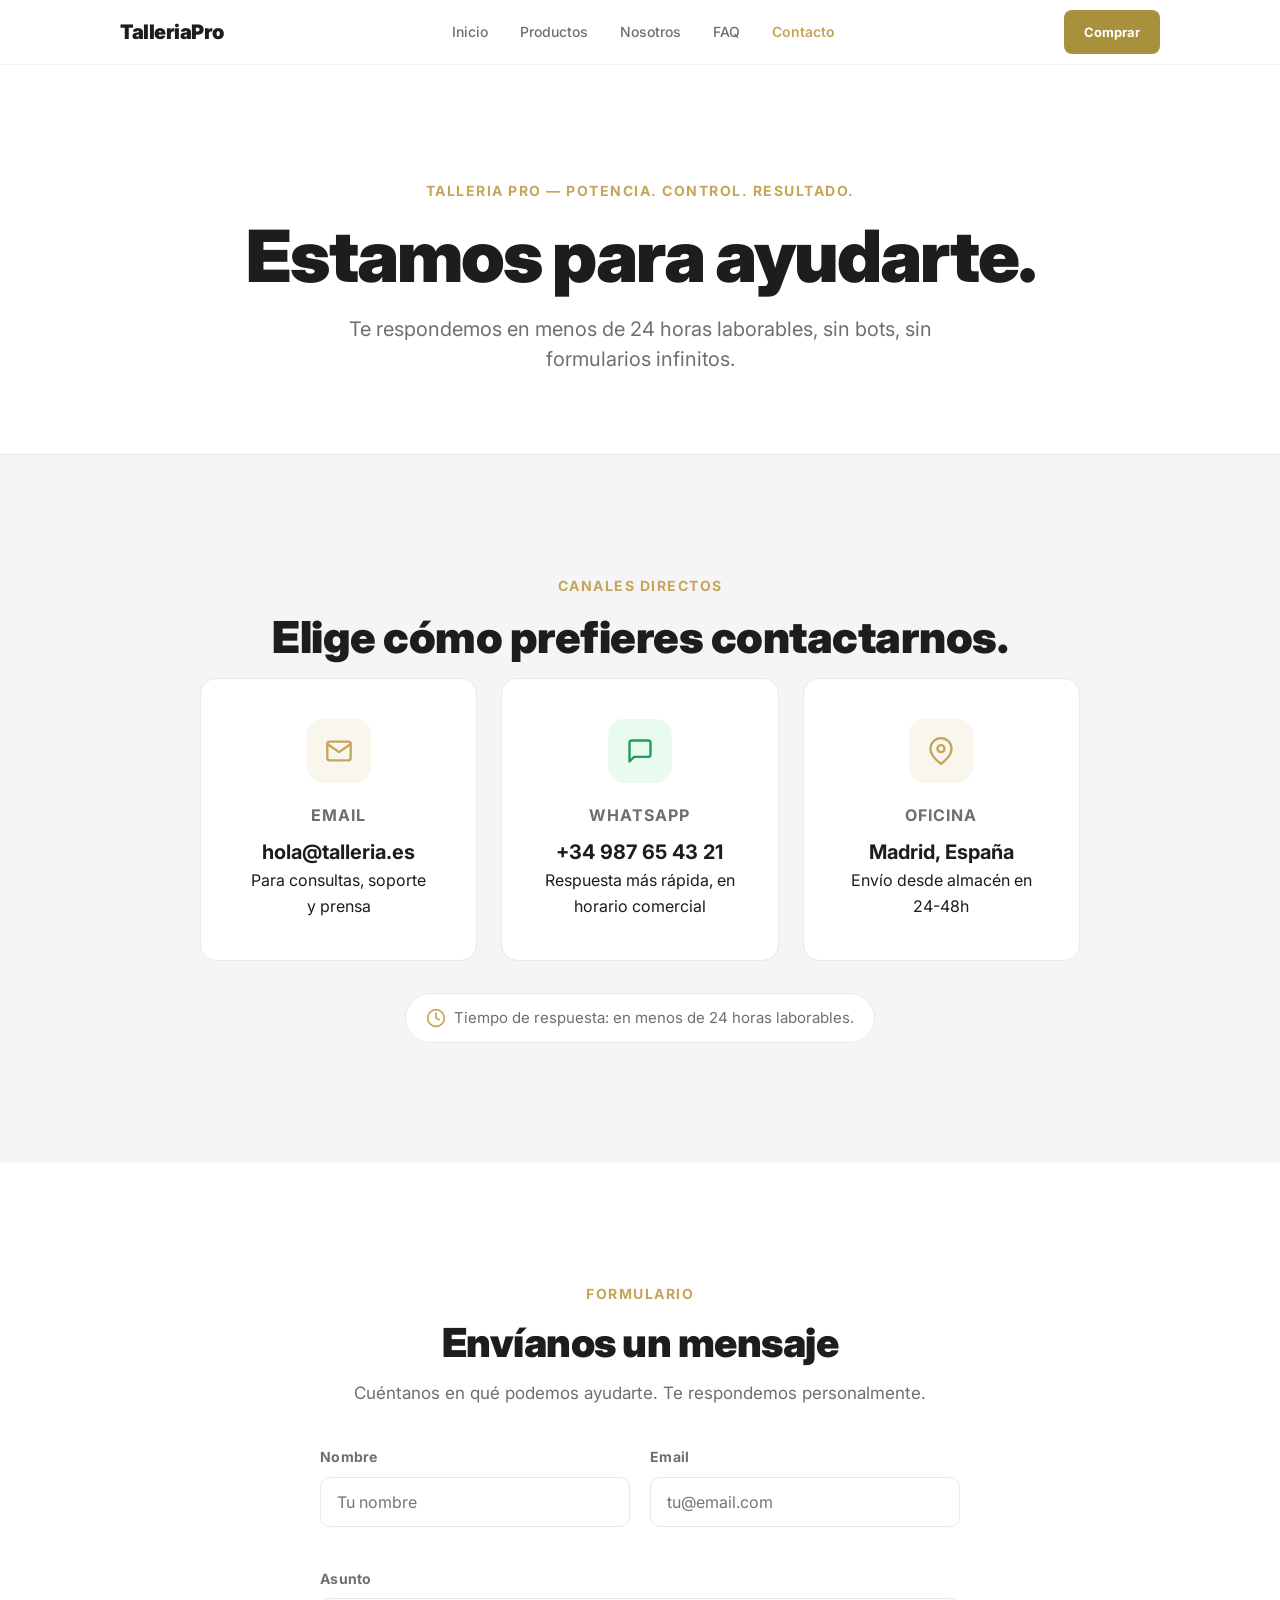
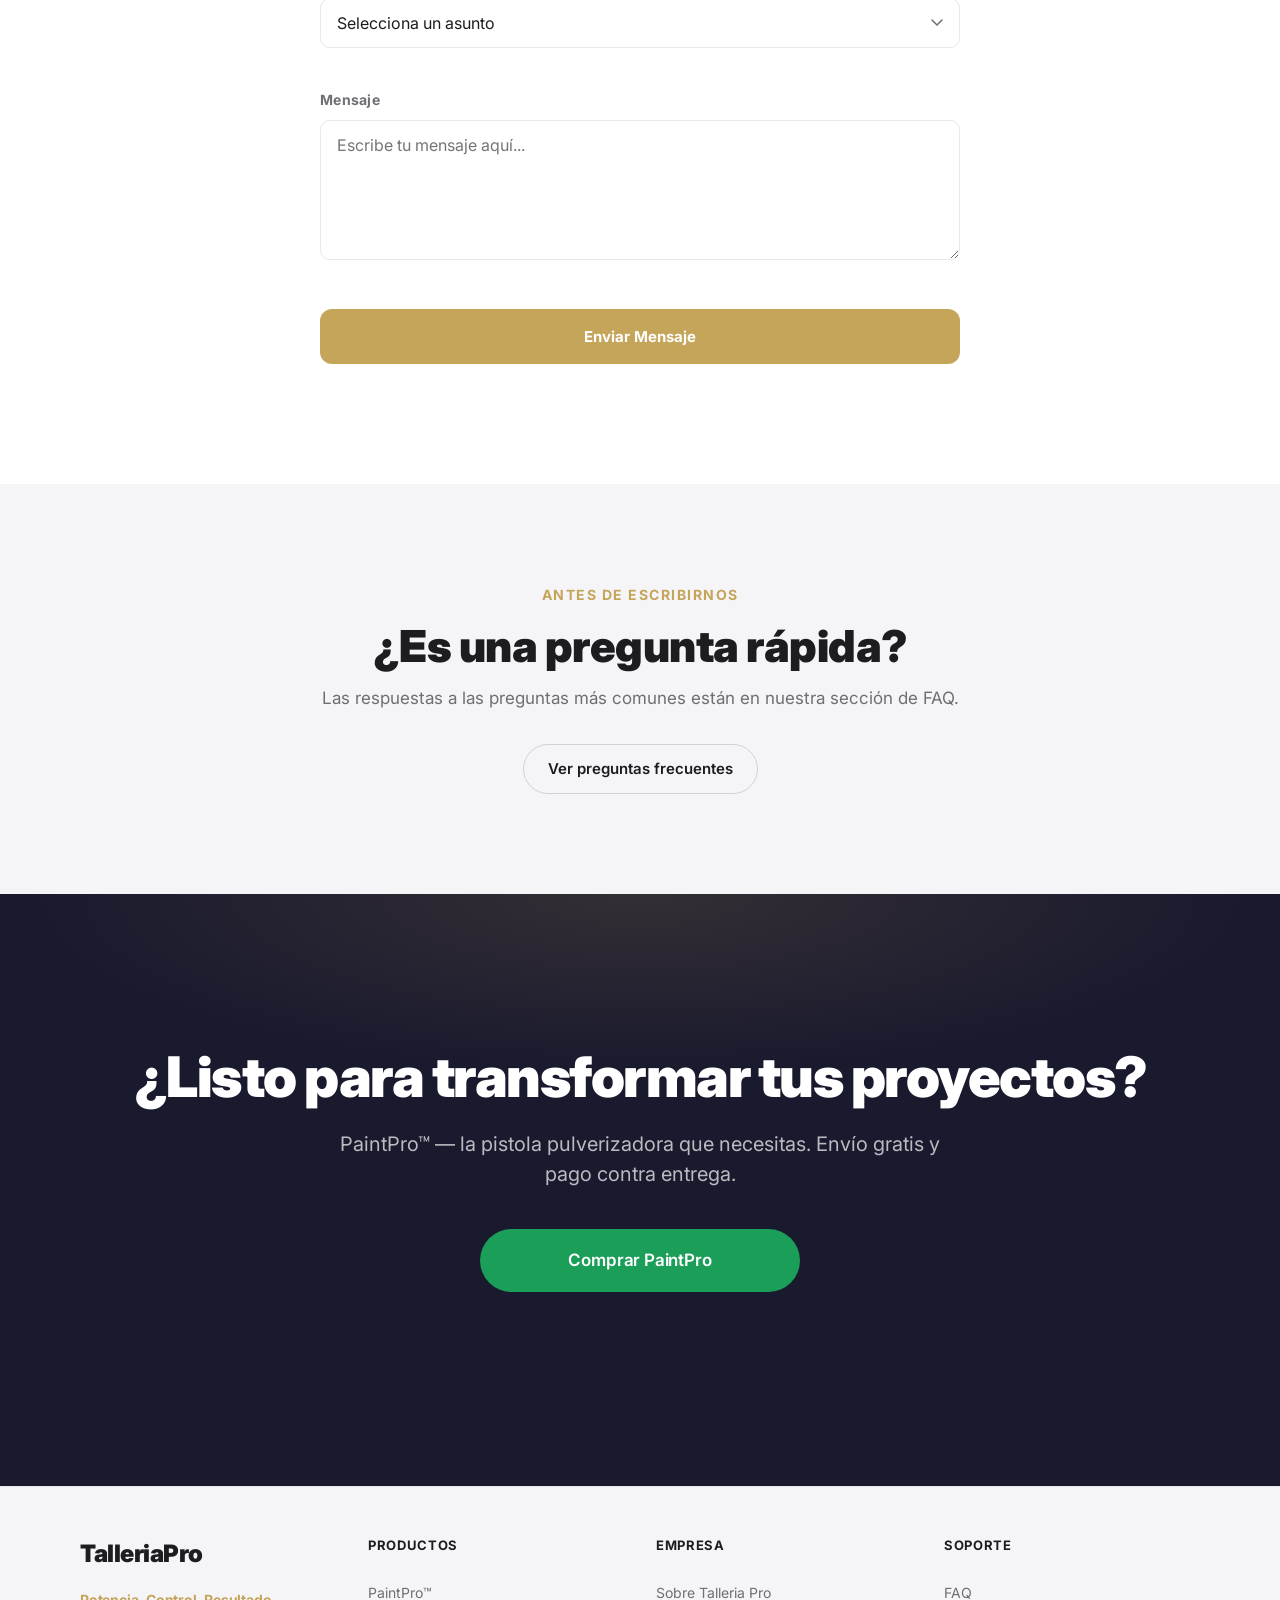
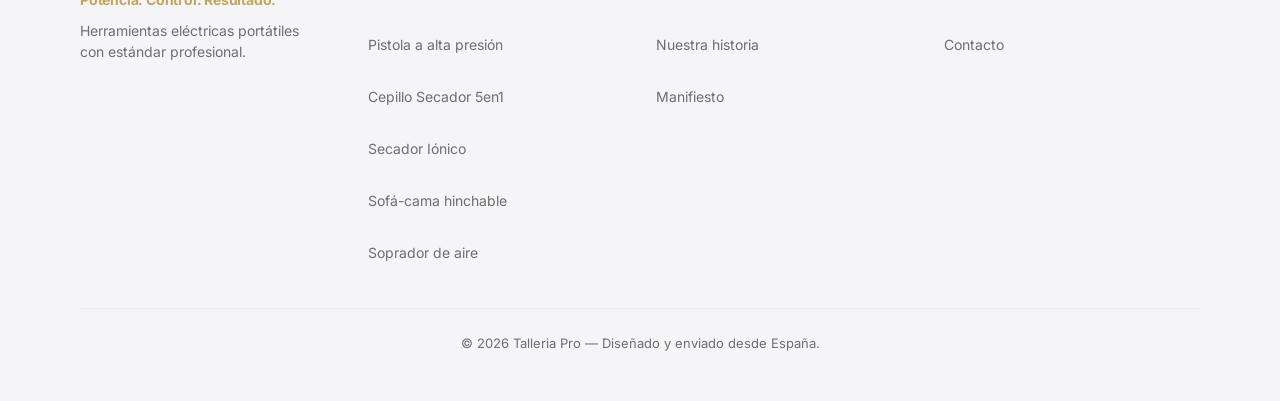
<file: contacto.html>
﻿<!DOCTYPE html>
<html lang="es">
<head>
  <meta charset="UTF-8">
  <meta name="viewport" content="width=device-width, initial-scale=1.0">
  <meta property="og:title" content="Contacto | Talleria Pro">
  <meta property="og:description" content="Contacta con Talleria Pro. Email: hola@talleria.es. WhatsApp. Formulario de contacto. Respuesta en menos de 24h.">
  <meta property="og:image" content="https://orofino50.github.io/talleria/images/alsavo-1.webp">
  <meta property="og:url" content="https://orofino50.github.io/talleria/contacto.html">
  <meta property="og:type" content="website">
  <meta property="og:locale" content="es_ES">
  <meta name="theme-color" content="#000000">
  <link rel="canonical" href="https://orofino50.github.io/talleria/contacto.html">
  <link rel="icon" href="images/favicon.png" type="image/png" sizes="32x32">
  <link rel="icon" href="images/favicon-16.png" type="image/png" sizes="16x16">
  <link rel="icon" href="images/favicon-96.png" type="image/png" sizes="96x96">
  <link rel="apple-touch-icon" href="images/favicon-192.png" sizes="192x192">
  <meta name="description" content="Contacta con Talleria Pro. Email: hola@talleria.es. WhatsApp. Formulario de contacto. Respuesta en menos de 24h.">
  <title>Contacto | Talleria Pro</title>
  <link rel="preconnect" href="https://fonts.googleapis.com">
  <link rel="preconnect" href="https://fonts.gstatic.com" crossorigin>
  <link rel="stylesheet" href="css/styles.css">
  <link href="https://fonts.googleapis.com/css2?family=Inter:wght@300;400;600;700;900&display=swap" rel="stylesheet">
  <script type="application/ld+json">
  {
    "@context": "https://schema.org",
    "@type": "ContactPage",
    "name": "Contacto Talleria Pro",
    "url": "https://orofino50.github.io/talleria/contacto.html"
  }
  </script>
  <link rel="alternate" hreflang="es" href="https://orofino50.github.io/talleria/contacto.html">
  <link rel="alternate" hreflang="x-default" href="https://orofino50.github.io/talleria/contacto.html">
</head>
<body>
  <a class="skip-link" href="#main">Saltar al contenido</a>

  <nav class="product-nav" aria-label="Principal">
    <div class="product-nav__inner">
      <a href="index.html" class="product-nav__name" aria-label="Talleria Pro — Inicio">
        <span class="nav-wordmark"><span class="nav-wordmark__name">Talleria</span><span class="nav-wordmark__pro">Pro</span></span>
      </a>
      <ul class="product-nav__links">
        <li><a href="index.html" class="product-nav__link">Inicio</a></li>
        <li><a href="index.html#productos" class="product-nav__link">Productos</a></li>
        <li><a href="sobre.html" class="product-nav__link">Nosotros</a></li>
        <li><a href="faq.html" class="product-nav__link">FAQ</a></li>
        <li><a href="contacto.html" class="product-nav__link product-nav__link--active" aria-current="page">Contacto</a></li>
      </ul>
      <a href="producto.html" class="btn--accent-header">Comprar</a>
      <button class="product-nav__hamburger" aria-label="Abrir menú de navegación" aria-expanded="false">
        <span class="product-nav__hamburger-line"></span>
        <span class="product-nav__hamburger-line"></span>
        <span class="product-nav__hamburger-line"></span>
      </button>
    </div>
    <div class="product-nav__mobile">
      <ul class="product-nav__mobile-list">
        <li><a href="index.html" class="product-nav__mobile-link">Inicio</a></li>
        <li><a href="index.html#productos" class="product-nav__mobile-link">Productos</a></li>
        <li><a href="sobre.html" class="product-nav__mobile-link">Nosotros</a></li>
        <li><a href="faq.html" class="product-nav__mobile-link">FAQ</a></li>
        <li><a href="contacto.html" class="product-nav__mobile-link">Contacto</a></li>
        <li><a href="producto.html" class="product-nav__mobile-link product-nav__mobile-link--cta">Comprar</a></li>
      </ul>
    </div>
  </nav>

  <main id="main">

    <section class="about-hero">
      <div class="about-hero__inner">
        <p class="about-hero__brand animate-in">Talleria Pro — Potencia. Control. Resultado.</p>
        <h1 class="about-hero__headline animate-in">Estamos para ayudarte.</h1>
        <p class="about-hero__sub animate-in">Te respondemos en menos de 24 horas laborables, sin bots, sin formularios infinitos.</p>
      </div>
    </section>

    <section class="contact-info">
      <div class="contact-info__inner">
        <p class="contact-info__label animate-in">Canales directos</p>
        <h2 class="contact-info__headline animate-in">Elige cómo prefieres contactarnos.</h2>
        <div class="contact-info__grid">
          <article class="contact-card animate-in">
            <div class="contact-card__icon">
              <svg width="32" height="32" viewBox="0 0 24 24" fill="none" stroke="currentColor" stroke-width="2" stroke-linecap="round" stroke-linejoin="round" aria-hidden="true"><path d="M4 4h16c1.1 0 2 .9 2 2v12c0 1.1-.9 2-2 2H4c-1.1 0-2-.9-2-2V6c0-1.1.9-2 2-2z"/><polyline points="22,6 12,13 2,6"/></svg>
            </div>
            <h3 class="contact-card__title">Email</h3>
            <p class="contact-card__value"><a href="mailto:hola@talleria.es">hola@talleria.es</a></p>
            <p class="contact-card__hint">Para consultas, soporte y prensa</p>
          </article>
          <article class="contact-card animate-in">
            <div class="contact-card__icon contact-card__icon--trust">
              <svg width="32" height="32" viewBox="0 0 24 24" fill="none" stroke="currentColor" stroke-width="2" stroke-linecap="round" stroke-linejoin="round" aria-hidden="true"><path d="M21 15a2 2 0 0 1-2 2H7l-4 4V5a2 2 0 0 1 2-2h14a2 2 0 0 1 2 2z"/></svg>
            </div>
            <h3 class="contact-card__title">WhatsApp</h3>
            <p class="contact-card__value"><a href="https://wa.me/34987654321" target="_blank" rel="noopener">+34 987 65 43 21</a></p>
            <p class="contact-card__hint">Respuesta más rápida, en horario comercial</p>
          </article>
          <article class="contact-card animate-in">
            <div class="contact-card__icon">
              <svg width="32" height="32" viewBox="0 0 24 24" fill="none" stroke="currentColor" stroke-width="2" stroke-linecap="round" stroke-linejoin="round" aria-hidden="true"><path d="M21 10c0 7-9 13-9 13s-9-6-9-13a9 9 0 0 1 18 0z"/><circle cx="12" cy="10" r="3"/></svg>
            </div>
            <h3 class="contact-card__title">Oficina</h3>
            <p class="contact-card__value">Madrid, España</p>
            <p class="contact-card__hint">Envío desde almacén en 24-48h</p>
          </article>
        </div>
        <div class="contact-info__response-wrapper animate-in">
          <p class="contact-info__response">
            <svg width="20" height="20" viewBox="0 0 24 24" fill="none" stroke="currentColor" stroke-width="2" stroke-linecap="round" stroke-linejoin="round" aria-hidden="true"><circle cx="12" cy="12" r="10"/><polyline points="12 6 12 12 16 14"/></svg>
            Tiempo de respuesta: en menos de 24 horas laborables.
          </p>
        </div>
      </div>
    </section>

    <section class="contact-form-section">
      <div class="contact-form-section__inner">
        <p class="contact-form-section__label animate-in">Formulario</p>
        <h2 class="contact-form-section__headline animate-in">Envíanos un mensaje</h2>
        <p class="contact-form-section__sub animate-in">Cuéntanos en qué podemos ayudarte. Te respondemos personalmente.</p>
        <form action="#" method="POST" class="contact-form animate-in" novalidate id="contact-form">
          <div class="contact-form__row">
            <div class="contact-form__group">
              <label for="contact-name" class="contact-form__label">Nombre</label>
              <input type="text" id="contact-name" name="name" required class="contact-form__input" placeholder="Tu nombre" aria-label="Tu nombre">
            </div>
            <div class="contact-form__group">
              <label for="contact-email" class="contact-form__label">Email</label>
              <input type="email" id="contact-email" name="email" required class="contact-form__input" placeholder="tu@email.com" aria-label="Tu email">
            </div>
          </div>
          <div class="contact-form__group">
            <label for="contact-subject" class="contact-form__label">Asunto</label>
            <select id="contact-subject" name="subject" class="contact-form__input contact-form__select" aria-label="Asunto">
              <option value="">Selecciona un asunto</option>
              <option value="pedido">Consulta sobre un pedido</option>
              <option value="soporte">Soporte técnico</option>
              <option value="devolucion">Devolución o cambio</option>
              <option value="prensa">Prensa / Colaboración</option>
              <option value="otro">Otro</option>
            </select>
          </div>
          <div class="contact-form__group">
            <label for="contact-message" class="contact-form__label">Mensaje</label>
            <textarea id="contact-message" name="message" required class="contact-form__input" placeholder="Escribe tu mensaje aquí..." aria-label="Tu mensaje"></textarea>
          </div>
          <button type="submit" class="btn btn--accent contact-form__submit">Enviar Mensaje</button>
        </form>
        <div class="contact-form__success" id="form-success">
          <div class="contact-form__success-icon">
            <svg width="40" height="40" viewBox="0 0 24 24" fill="none" stroke="currentColor" stroke-width="2.5" stroke-linecap="round" stroke-linejoin="round" aria-hidden="true"><polyline points="20 6 9 17 4 12"/></svg>
          </div>
          <p class="contact-form__success-title">Mensaje enviado</p>
          <p class="contact-form__success-text">Gracias por contactarnos. Te responderemos en menos de 24 horas laborables.</p>
        </div>
      </div>
    </section>

    <section class="contact-faq">
      <div class="contact-faq__inner">
        <p class="contact-faq__label animate-in">Antes de escribirnos</p>
        <h2 class="contact-faq__headline animate-in">¿Es una pregunta rápida?</h2>
        <p class="contact-faq__sub animate-in">Las respuestas a las preguntas más comunes están en nuestra sección de FAQ.</p>
        <a href="faq.html" class="btn btn--outline-dark animate-in">Ver preguntas frecuentes</a>
      </div>
    </section>

    <section class="brand-cta">
      <h2 class="brand-cta__title animate-in">¿Listo para transformar tus proyectos?</h2>
      <p class="brand-cta__subtitle animate-in">PaintPro™ — la pistola pulverizadora que necesitas. Envío gratis y pago contra entrega.</p>
      <div class="brand-cta__actions animate-in">
        <a href="producto.html" class="btn btn--trust">Comprar PaintPro</a>
      </div>
    </section>
  </main>

  <footer class="footer" role="contentinfo">
    <div class="footer__inner">
      <div class="footer__column footer__column--brand">
        <a href="index.html" class="footer__logo" aria-label="Talleria Pro">
          <span class="footer-wordmark"><span class="footer-wordmark__name">Talleria</span><span class="footer-wordmark__pro">Pro</span></span>
        </a>
        <p class="footer__tagline">Potencia. Control. Resultado.</p>
        <p class="footer__about">Herramientas eléctricas portátiles con estándar profesional.</p>
      </div>
      <div class="footer__column">
        <h3 class="footer__column-title">Productos</h3>
        <ul class="footer__column-list">
          <li><a href="producto.html" class="footer__column-link">PaintPro&trade;</a></li>
          <li><a href="producto-pistola.html" class="footer__column-link">Pistola a alta presi&oacute;n</a></li>
          <li><a href="producto-secador.html" class="footer__column-link">Cepillo Secador 5en1</a></li>
          <li><a href="producto-secador-ionico.html" class="footer__column-link">Secador I&oacute;nico</a></li>
          <li><a href="producto-sofa-cama.html" class="footer__column-link">Sof&aacute;-cama hinchable</a></li>
          <li><a href="producto-soprador.html" class="footer__column-link">Soprador de aire</a></li>
        </ul>
      </div>
      <div class="footer__column">
        <h3 class="footer__column-title">Empresa</h3>
        <ul class="footer__column-list">
          <li><a href="sobre.html" class="footer__column-link">Sobre Talleria Pro</a></li>
          <li><a href="index.html#historia" class="footer__column-link">Nuestra historia</a></li>
          <li><a href="index.html#manifesto" class="footer__column-link">Manifiesto</a></li>
        </ul>
      </div>
      <div class="footer__column">
        <h3 class="footer__column-title">Soporte</h3>
        <ul class="footer__column-list">
          <li><a href="faq.html" class="footer__column-link">FAQ</a></li>
          <li><a href="contacto.html" class="footer__column-link">Contacto</a></li>
        </ul>
      </div>
    </div>
    <div class="footer__bottom">
      <p>&copy; 2026 Talleria Pro — Diseñado y enviado desde España.</p>
    </div>
  </footer>

  <script>
    document.addEventListener('DOMContentLoaded', function() {
      var prefersReducedMotion = window.matchMedia('(prefers-reduced-motion: reduce)').matches;

      var progressBar = document.createElement('div');
      progressBar.className = 'scroll-progress';
      document.body.appendChild(progressBar);

      window.addEventListener('scroll', function() {
        var docHeight = document.documentElement.scrollHeight - window.innerHeight;
        var progress = (window.scrollY / docHeight) * 100;
        progressBar.style.width = progress + '%';
      }, { passive: true });

      var observer = new IntersectionObserver(function(entries) {
        entries.forEach(function(entry) {
          if (entry.isIntersecting) {
            entry.target.classList.add('is-visible');
            observer.unobserve(entry.target);
          }
        });
      }, { threshold: 0.1, rootMargin: '0px 0px -50px 0px' });

      document.querySelectorAll('.animate-in').forEach(function(el) {
        observer.observe(el);
      });

      var nav = document.querySelector('.product-nav');
      window.addEventListener('scroll', function() {
        if (window.scrollY > 50) {
          nav.classList.add('product-nav--scrolled');
        } else {
          nav.classList.remove('product-nav--scrolled');
        }
      }, { passive: true });

      var hamburger = document.querySelector('.product-nav__hamburger');
      var mobileMenu = document.querySelector('.product-nav__mobile');
      if (hamburger && mobileMenu) {
        hamburger.addEventListener('click', function() {
          var isOpen = hamburger.getAttribute('aria-expanded') === 'true';
          hamburger.setAttribute('aria-expanded', !isOpen);
          mobileMenu.classList.toggle('is-open');
        });
        mobileMenu.querySelectorAll('a').forEach(function(link) {
          link.addEventListener('click', function() {
            hamburger.setAttribute('aria-expanded', 'false');
            mobileMenu.classList.remove('is-open');
          });
        });
      }

      // Form validation
      var form = document.getElementById('contact-form');
      if (form) {
        var formSuccess = document.getElementById('form-success');
        var inputs = form.querySelectorAll('.contact-form__input');
        var submitBtn = form.querySelector('.contact-form__submit');
        var errorEls = {};

        inputs.forEach(function(input) {
          var error = document.createElement('p');
          error.className = 'contact-form__error';
          error.id = input.id + '-error';
          input.setAttribute('aria-describedby', error.id);
          input.parentNode.appendChild(error);
          errorEls[input.id] = error;

          input.addEventListener('input', function() {
            input.classList.remove('is-error', 'is-success');
            error.textContent = '';
          });
        });

        form.addEventListener('submit', function(e) {
          e.preventDefault();
          var valid = true;

          inputs.forEach(function(input) {
            if (input.tagName === 'SELECT' && !input.value) return; // Optional
            var error = errorEls[input.id];
            input.classList.remove('is-error', 'is-success');
            error.textContent = '';

            if (input.required && !input.value.trim()) {
              error.textContent = 'Este campo es obligatorio';
              input.classList.add('is-error');
              valid = false;
            } else if (input.type === 'email' && input.value.trim() && !/^[^\s@]+@[^\s@]+\.[^\s@]+$/.test(input.value)) {
              error.textContent = 'Introduce un email válido (ej: nombre@correo.com)';
              input.classList.add('is-error');
              valid = false;
            } else if (input.value.trim()) {
              input.classList.add('is-success');
            }
          });

          if (!valid) return;

          submitBtn.disabled = true;
          submitBtn.textContent = 'Enviando...';

          setTimeout(function() {
            form.style.display = 'none';
            formSuccess.classList.add('is-visible');
          }, 1200);
        });
      }

      document.querySelectorAll('a[href^="#"]').forEach(function(link) {
        link.addEventListener('click', function(e) {
          var target = document.querySelector(link.getAttribute('href'));
          if (target) {
            e.preventDefault();
            target.scrollIntoView({ behavior: 'smooth', block: 'start' });
          }
        });
      });
    });
  </script>

</body>
</html>
</file>
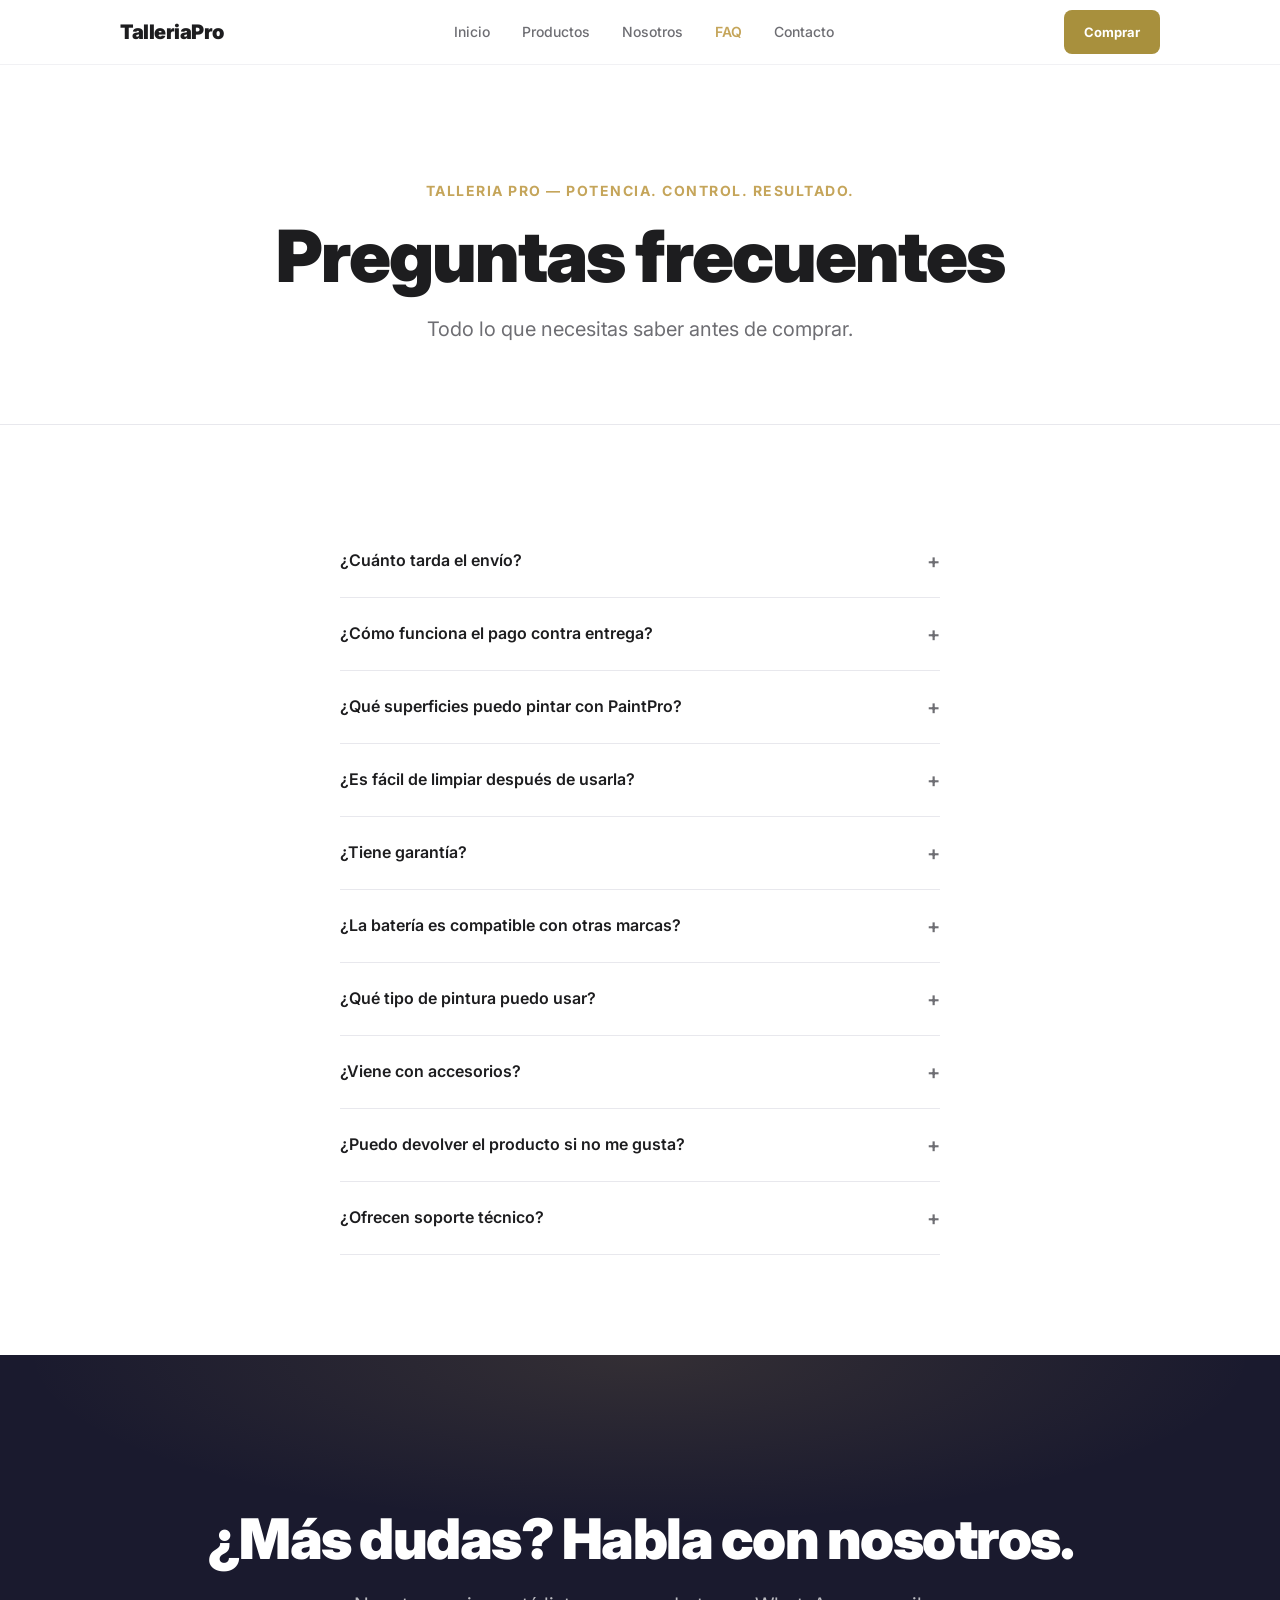
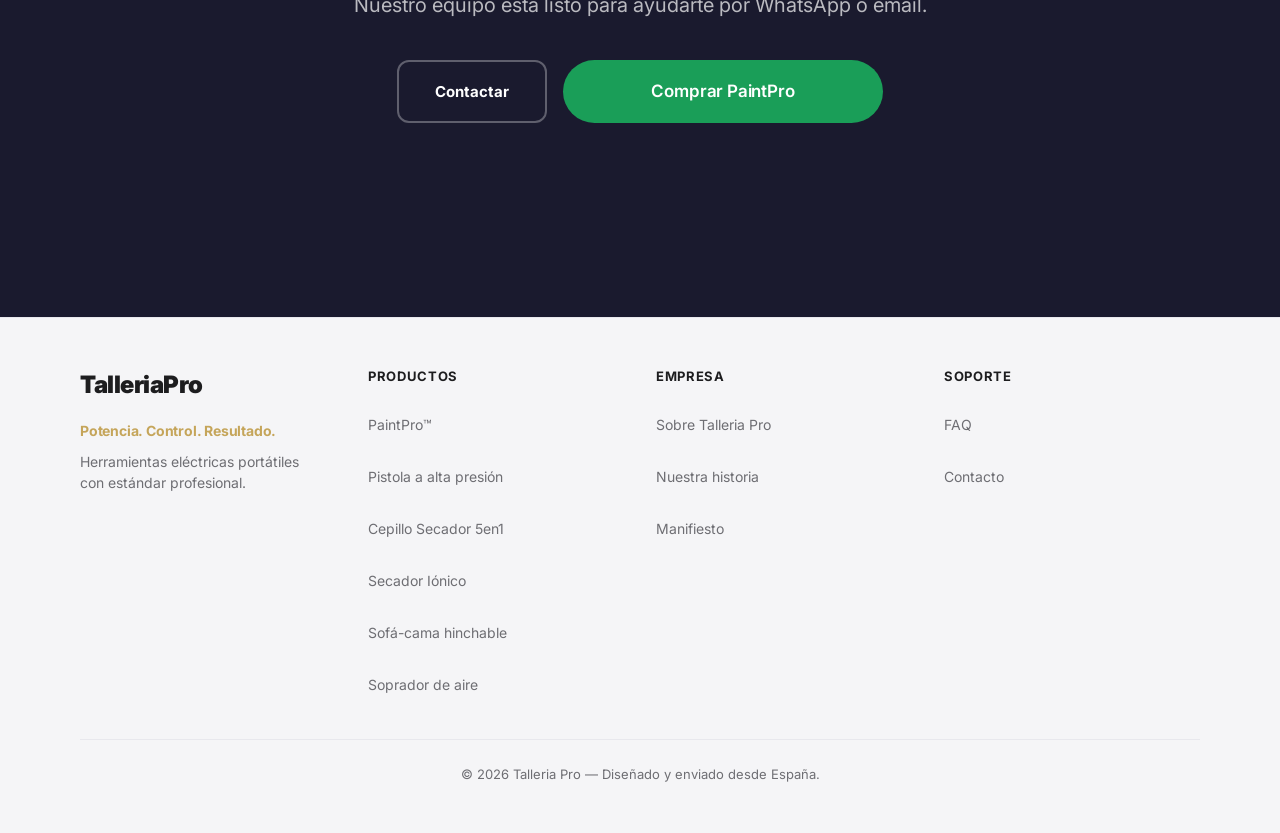
<file: faq.html>
﻿<!DOCTYPE html>
<html lang="es">
<head>
  <meta charset="UTF-8">
  <meta name="viewport" content="width=device-width, initial-scale=1.0">
  <meta property="og:title" content="FAQ — Preguntas Frecuentes | Talleria Pro">
  <meta property="og:description" content="Preguntas frecuentes sobre PaintPro y Talleria Pro. Envío, pago contra entrega, superficies, limpieza, garantía y más.">
  <meta property="og:image" content="https://orofino50.github.io/talleria/images/alsavo-1.webp">
  <meta property="og:url" content="https://orofino50.github.io/talleria/faq.html">
  <meta property="og:type" content="website">
  <meta property="og:locale" content="es_ES">
  <meta name="theme-color" content="#000000">
  <link rel="canonical" href="https://orofino50.github.io/talleria/faq.html">
  <link rel="icon" href="images/favicon.png" type="image/png" sizes="32x32">
  <link rel="icon" href="images/favicon-16.png" type="image/png" sizes="16x16">
  <link rel="icon" href="images/favicon-96.png" type="image/png" sizes="96x96">
  <link rel="apple-touch-icon" href="images/favicon-192.png" sizes="192x192">
  <meta name="description" content="Preguntas frecuentes sobre PaintPro y Talleria Pro. Envío, pago contra entrega, superficies, limpieza, garantía y más.">
  <title>FAQ — Preguntas Frecuentes | Talleria Pro</title>
  <link rel="preconnect" href="https://fonts.googleapis.com">
  <link rel="preconnect" href="https://fonts.gstatic.com" crossorigin>
  <link rel="stylesheet" href="css/styles.css">
  <link href="https://fonts.googleapis.com/css2?family=Inter:wght@300;400;600;700;900&display=swap" rel="stylesheet">
  <script type="application/ld+json">
  {
    "@context": "https://schema.org",
    "@type": "FAQPage",
    "mainEntity": [
      {
        "@type": "Question",
        "name": "¿Cuánto tarda el envío?",
        "acceptedAnswer": {
          "@type": "Answer",
          "text": "Realizamos envíos a toda España con entrega en 24-48 horas laborables."
        }
      },
      {
        "@type": "Question",
        "name": "¿Cómo funciona el pago contra entrega?",
        "acceptedAnswer": {
          "@type": "Answer",
          "text": "Pagas cuando recibes el producto en tu puerta. Sin riesgos, sin pagos anticipados."
        }
      },
      {
        "@type": "Question",
        "name": "¿Qué superficies puedo pintar con PaintPro?",
        "acceptedAnswer": {
          "@type": "Answer",
          "text": "Madera, paredes, metal, vidrio y plástico. Boquilla ajustable y control de flujo variable."
        }
      },
      {
        "@type": "Question",
        "name": "¿Es fácil de limpiar después de usarla?",
        "acceptedAnswer": {
          "@type": "Answer",
          "text": "Sí. Incluye accesorios para limpieza rápida. Boquilla y depósito se desmontan sin herramientas."
        }
      },
      {
        "@type": "Question",
        "name": "¿Tiene garantía?",
        "acceptedAnswer": {
          "@type": "Answer",
          "text": "Sí. Garantía de funcionamiento. Si hay defecto de fábrica, lo reemplazamos sin costo."
        }
      },
      {
        "@type": "Question",
        "name": "¿La batería es compatible con otras marcas?",
        "acceptedAnswer": {
          "@type": "Answer",
          "text": "La batería es compatible con herramientas Makita de 18V. Reutiliza las que ya tengas."
        }
      },
      {
        "@type": "Question",
        "name": "¿Qué tipo de pintura puedo usar?",
        "acceptedAnswer": {
          "@type": "Answer",
          "text": "Acrílica, látex, esmalte, barniz y tintes. No recomendamos pinturas muy viscosas sin diluir."
        }
      },
      {
        "@type": "Question",
        "name": "¿Viene con accesorios?",
        "acceptedAnswer": {
          "@type": "Answer",
          "text": "Boquilla ajustable, vaso de 800ml, cepillo de limpieza y manual. Listo para usar."
        }
      },
      {
        "@type": "Question",
        "name": "¿Puedo devolver el producto si no me gusta?",
        "acceptedAnswer": {
          "@type": "Answer",
          "text": "30 días para devolverlo. Reembolso completo garantizado. Sin preguntas."
        }
      },
      {
        "@type": "Question",
        "name": "¿Ofrecen soporte técnico?",
        "acceptedAnswer": {
          "@type": "Answer",
          "text": "Sí, soporte por email y WhatsApp para cualquier duda técnica o de pedido."
        }
      }
    ]
  }
  </script>
  <link rel="alternate" hreflang="es" href="https://orofino50.github.io/talleria/faq.html">
  <link rel="alternate" hreflang="x-default" href="https://orofino50.github.io/talleria/faq.html">
</head>
<body>
  <a class="skip-link" href="#main">Saltar al contenido</a>

  <nav class="product-nav" aria-label="Principal">
    <div class="product-nav__inner">
      <a href="index.html" class="product-nav__name" aria-label="Talleria Pro — Inicio">
        <span class="nav-wordmark"><span class="nav-wordmark__name">Talleria</span><span class="nav-wordmark__pro">Pro</span></span>
      </a>
      <ul class="product-nav__links">
        <li><a href="index.html" class="product-nav__link">Inicio</a></li>
        <li><a href="index.html#productos" class="product-nav__link">Productos</a></li>
        <li><a href="sobre.html" class="product-nav__link">Nosotros</a></li>
        <li><a href="faq.html" class="product-nav__link product-nav__link--active" aria-current="page">FAQ</a></li>
        <li><a href="contacto.html" class="product-nav__link">Contacto</a></li>
      </ul>
      <a href="producto.html" class="btn--accent-header">Comprar</a>
      <button class="product-nav__hamburger" aria-label="Abrir menú de navegación" aria-expanded="false">
        <span class="product-nav__hamburger-line"></span>
        <span class="product-nav__hamburger-line"></span>
        <span class="product-nav__hamburger-line"></span>
      </button>
    </div>
    <div class="product-nav__mobile">
      <ul class="product-nav__mobile-list">
        <li><a href="index.html" class="product-nav__mobile-link">Inicio</a></li>
        <li><a href="index.html#productos" class="product-nav__mobile-link">Productos</a></li>
        <li><a href="sobre.html" class="product-nav__mobile-link">Nosotros</a></li>
        <li><a href="faq.html" class="product-nav__mobile-link">FAQ</a></li>
        <li><a href="contacto.html" class="product-nav__mobile-link">Contacto</a></li>
        <li><a href="producto.html" class="product-nav__mobile-link product-nav__mobile-link--cta">Comprar</a></li>
      </ul>
    </div>
  </nav>

  <main id="main">

    <section class="about-hero">
      <div class="about-hero__inner">
        <p class="about-hero__brand animate-in">Talleria Pro — Potencia. Control. Resultado.</p>
        <h1 class="about-hero__headline animate-in">Preguntas frecuentes</h1>
        <p class="about-hero__sub animate-in">Todo lo que necesitas saber antes de comprar.</p>
      </div>
    </section>

    <section class="specs-faq">
      <div class="specs-faq__inner">
        <details class="faq-item animate-in">
          <summary class="faq-question">¿Cuánto tarda el envío? <span class="faq-icon">+</span></summary>
          <div class="faq-answer"><div class="faq-answer-inner">Realizamos envíos a toda España con entrega en 24-48 horas laborables. Una vez realizado el pedido, recibirás un número de seguimiento para monitorizar tu paquete en tiempo real.</div></div>
        </details>
        <details class="faq-item animate-in">
          <summary class="faq-question">¿Cómo funciona el pago contra entrega? <span class="faq-icon">+</span></summary>
          <div class="faq-answer"><div class="faq-answer-inner">Pagas cuando recibes el producto en tu puerta. Sin riesgos, sin pagos anticipados. El repartidor llevará un datáfono o podrás pagar en efectivo en el momento de la entrega.</div></div>
        </details>
        <details class="faq-item animate-in">
          <summary class="faq-question">¿Qué superficies puedo pintar con PaintPro? <span class="faq-icon">+</span></summary>
          <div class="faq-answer"><div class="faq-answer-inner">Madera, paredes, metal, vidrio y plástico. La PaintPro se adapta a cualquier proyecto gracias a su boquilla ajustable y control de flujo variable. Ideal para muebles, paredes, puertas, vallas y más.</div></div>
        </details>
        <details class="faq-item animate-in">
          <summary class="faq-question">¿Es fácil de limpiar después de usarla? <span class="faq-icon">+</span></summary>
          <div class="faq-answer"><div class="faq-answer-inner">Sí. Incluye accesorios para una limpieza rápida en minutos. El sistema de desmontaje permite lavar la boquilla y el depósito bajo el grifo sin herramientas especiales.</div></div>
        </details>
        <details class="faq-item animate-in">
          <summary class="faq-question">¿Tiene garantía? <span class="faq-icon">+</span></summary>
          <div class="faq-answer"><div class="faq-answer-inner">Sí. Todos nuestros productos incluyen garantía de funcionamiento. Si el producto presenta algún defecto de fábrica, lo reemplazamos sin costo alguno.</div></div>
        </details>
        <details class="faq-item animate-in">
          <summary class="faq-question">¿La batería es compatible con otras marcas? <span class="faq-icon">+</span></summary>
          <div class="faq-answer"><div class="faq-answer-inner">Sí, la batería es compatible con herramientas Makita de 18V. Esto significa que si ya tienes baterías de esa marca, puedes usarlas con tu PaintPro sin problema.</div></div>
        </details>
        <details class="faq-item animate-in">
          <summary class="faq-question">¿Qué tipo de pintura puedo usar? <span class="faq-icon">+</span></summary>
          <div class="faq-answer"><div class="faq-answer-inner">Puedes usar pintura acrílica, látex, esmalte, barniz y tintes. No recomendamos pinturas extremadamente viscosas sin diluir. El control de flujo ajustable te permite adaptar la consistencia ideal.</div></div>
        </details>
        <details class="faq-item animate-in">
          <summary class="faq-question">¿Viene con accesorios? <span class="faq-icon">+</span></summary>
          <div class="faq-answer"><div class="faq-answer-inner">Sí, incluye boquilla ajustable, vaso de 800ml, cepillo de limpieza y manual de usuario. Todo lo necesario para empezar a pintar nada más recibirlo.</div></div>
        </details>
        <details class="faq-item animate-in">
          <summary class="faq-question">¿Puedo devolver el producto si no me gusta? <span class="faq-icon">+</span></summary>
          <div class="faq-answer"><div class="faq-answer-inner">Sí, tienes 30 días para devolverlo si no estás satisfecho. Reembolso completo garantizado. Sin preguntas, sin complicaciones.</div></div>
        </details>
        <details class="faq-item animate-in">
          <summary class="faq-question">¿Ofrecen soporte técnico? <span class="faq-icon">+</span></summary>
          <div class="faq-answer"><div class="faq-answer-inner">Sí, nuestro equipo de soporte está disponible por email y WhatsApp para ayudarte con cualquier duda técnica, problema con el producto o pregunta sobre tu pedido.</div></div>
        </details>
      </div>
    </section>

    <section class="brand-cta">
      <h2 class="brand-cta__title animate-in">¿Más dudas? Habla con nosotros.</h2>
      <p class="brand-cta__subtitle animate-in">Nuestro equipo está listo para ayudarte por WhatsApp o email.</p>
      <div class="brand-cta__actions animate-in">
        <a href="contacto.html" class="btn btn--outline-light">Contactar</a>
        <a href="producto.html" class="btn btn--trust">Comprar PaintPro</a>
      </div>
    </section>
  </main>

  <footer class="footer" role="contentinfo">
    <div class="footer__inner">
      <div class="footer__column footer__column--brand">
        <a href="index.html" class="footer__logo" aria-label="Talleria Pro">
          <span class="footer-wordmark"><span class="footer-wordmark__name">Talleria</span><span class="footer-wordmark__pro">Pro</span></span>
        </a>
        <p class="footer__tagline">Potencia. Control. Resultado.</p>
        <p class="footer__about">Herramientas eléctricas portátiles con estándar profesional.</p>
      </div>
      <div class="footer__column">
        <h3 class="footer__column-title">Productos</h3>
        <ul class="footer__column-list">
          <li><a href="producto.html" class="footer__column-link">PaintPro&trade;</a></li>
          <li><a href="producto-pistola.html" class="footer__column-link">Pistola a alta presi&oacute;n</a></li>
          <li><a href="producto-secador.html" class="footer__column-link">Cepillo Secador 5en1</a></li>
          <li><a href="producto-secador-ionico.html" class="footer__column-link">Secador I&oacute;nico</a></li>
          <li><a href="producto-sofa-cama.html" class="footer__column-link">Sof&aacute;-cama hinchable</a></li>
          <li><a href="producto-soprador.html" class="footer__column-link">Soprador de aire</a></li>
        </ul>
      </div>
      <div class="footer__column">
        <h3 class="footer__column-title">Empresa</h3>
        <ul class="footer__column-list">
          <li><a href="sobre.html" class="footer__column-link">Sobre Talleria Pro</a></li>
          <li><a href="index.html#historia" class="footer__column-link">Nuestra historia</a></li>
          <li><a href="index.html#manifesto" class="footer__column-link">Manifiesto</a></li>
        </ul>
      </div>
      <div class="footer__column">
        <h3 class="footer__column-title">Soporte</h3>
        <ul class="footer__column-list">
          <li><a href="faq.html" class="footer__column-link">FAQ</a></li>
          <li><a href="contacto.html" class="footer__column-link">Contacto</a></li>
        </ul>
      </div>
    </div>
    <div class="footer__bottom">
      <p>&copy; 2026 Talleria Pro — Diseñado y enviado desde España.</p>
    </div>
  </footer>

  <script>
    document.addEventListener('DOMContentLoaded', function() {
      var prefersReducedMotion = window.matchMedia('(prefers-reduced-motion: reduce)').matches;

      var progressBar = document.createElement('div');
      progressBar.className = 'scroll-progress';
      document.body.appendChild(progressBar);

      window.addEventListener('scroll', function() {
        var docHeight = document.documentElement.scrollHeight - window.innerHeight;
        var progress = (window.scrollY / docHeight) * 100;
        progressBar.style.width = progress + '%';
      }, { passive: true });

      var observer = new IntersectionObserver(function(entries) {
        entries.forEach(function(entry) {
          if (entry.isIntersecting) {
            entry.target.classList.add('is-visible');
            observer.unobserve(entry.target);
          }
        });
      }, { threshold: 0.1, rootMargin: '0px 0px -50px 0px' });

      document.querySelectorAll('.animate-in').forEach(function(el) {
        observer.observe(el);
      });

      var nav = document.querySelector('.product-nav');
      window.addEventListener('scroll', function() {
        if (window.scrollY > 50) {
          nav.classList.add('product-nav--scrolled');
        } else {
          nav.classList.remove('product-nav--scrolled');
        }
      }, { passive: true });

      var hamburger = document.querySelector('.product-nav__hamburger');
      var mobileMenu = document.querySelector('.product-nav__mobile');
      if (hamburger && mobileMenu) {
        hamburger.addEventListener('click', function() {
          var isOpen = hamburger.getAttribute('aria-expanded') === 'true';
          hamburger.setAttribute('aria-expanded', !isOpen);
          mobileMenu.classList.toggle('is-open');
        });
        mobileMenu.querySelectorAll('a').forEach(function(link) {
          link.addEventListener('click', function() {
            hamburger.setAttribute('aria-expanded', 'false');
            mobileMenu.classList.remove('is-open');
          });
        });
      }

      document.querySelectorAll('a[href^="#"]').forEach(function(link) {
        link.addEventListener('click', function(e) {
          var target = document.querySelector(link.getAttribute('href'));
          if (target) {
            e.preventDefault();
            target.scrollIntoView({ behavior: 'smooth', block: 'start' });
          }
        });
      });
    });
  </script>

</body>
</html>
</file>
<file: css/styles.css>
﻿:root {
  --bg-light: #f5f5f7;
  --bg-white: #ffffff;
  --bg-dark: #1a1a2e;
  --bg-dark-alt: #16213e;
  --bg-black: #000000;
  --border-light: #e8e8ed;
  --text-primary: #1d1d1f;
  --text-secondary: #6e6e73;
  --text-inverse: #ffffff;
  --accent: #C5A55A;
  --accent-hover: #A8903D;
  --trust: #1a9e58;
  --bg-hover: #eeeef0;
  --bg-alt: #f0f0f2;

  --font-family: 'Inter', -apple-system, BlinkMacSystemFont, 'Segoe UI', sans-serif;
  --text-display: clamp(3rem, 6vw, 5rem);
  --text-hero: clamp(2.5rem, 4vw, 3.5rem);
  --text-h1: clamp(2rem, 3vw, 2.5rem);
  --text-h2: clamp(1.25rem, 1.5vw, 1.75rem);
  --text-body: clamp(1rem, 1.1vw, 1.125rem);

  --section-pad: 80px 24px;
  --max-width: 1200px;
  --radius-card: 16px;
  --radius-button: 12px;
  --radius-badge: 20px;
  --radius-sm: 8px;
  --transition: 300ms cubic-bezier(0.25, 0.1, 0.25, 1);
}

@media (min-width: 768px) {
  :root { --section-pad: 120px 40px; }
}
@media (min-width: 1200px) {
  :root { --section-pad: 160px 80px; }
}

*, *::before, *::after { box-sizing: border-box; margin: 0; padding: 0; }

html { scroll-behavior: smooth; }

h1, h2, h3, h4 { text-wrap: balance; }
p { text-wrap: pretty; }

@media (prefers-reduced-motion: reduce) {
  html { scroll-behavior: auto; }
  *, *::before, *::after {
    animation-duration: 0.01ms !important;
    animation-iteration-count: 1 !important;
    transition-duration: 0.01ms !important;
  }
}

body {
  font-family: var(--font-family);
  font-size: var(--text-body);
  line-height: 1.6;
  font-weight: 400;
  color: var(--text-primary);
  background: var(--bg-light);
  -webkit-font-smoothing: antialiased;
  -moz-osx-font-smoothing: grayscale;
  overflow-x: hidden;
}

img { max-width: 100%; height: auto; display: block; }
a { color: inherit; text-decoration: none; }
ul { list-style: none; }

.skip-link {
  position: absolute;
  top: -200px;
  left: 16px;
  z-index: 1000;
  padding: 12px 20px;
  background: var(--accent);
  color: var(--text-inverse);
  font-weight: 700;
  font-size: 0.875rem;
  border-radius: 0 0 8px 8px;
  transition: top 200ms ease;
}
.skip-link:focus { top: 0; outline: 2px solid var(--text-inverse); outline-offset: -4px; }

:focus-visible { outline: 2px solid var(--accent); outline-offset: 2px; }

.container {
  width: 100%;
  max-width: var(--max-width);
  margin: 0 auto;
  padding: 0 24px;
}
@media (min-width: 768px) { .container { padding: 0 40px; } }
@media (min-width: 1200px) { .container { padding: 0 80px; } }

/* ==========================================
   BUTTONS
   ========================================== */

.btn {
  display: inline-flex;
  align-items: center;
  justify-content: center;
  font-family: var(--font-family);
  font-weight: 700;
  cursor: pointer;
  border: 2px solid transparent;
  text-align: center;
  transition: opacity 200ms ease, background-color 200ms ease, border-color 200ms ease, transform 200ms ease;
  min-height: 44px;
}
.btn:hover { opacity: 0.9; }
.btn:active { opacity: 0.8; }

.btn--accent {
  background: var(--accent);
  color: var(--text-inverse);
  padding: 16px 40px;
  border-radius: var(--radius-button);
  font-size: 0.938rem;
}

.btn--accent-header {
  background: var(--accent-hover);
  color: var(--text-inverse);
  padding: 12px 20px;
  border-radius: var(--radius-sm);
  font-size: 0.813rem;
  font-weight: 700;
  border: none;
  cursor: pointer;
  transition: opacity 200ms ease;
  min-height: 44px;
}
.btn--accent-header:hover { opacity: 0.9; }

.btn--outline-light {
  background: transparent;
  color: var(--text-inverse);
  border: 2px solid rgba(255,255,255,0.3);
  padding: 14px 36px;
  border-radius: var(--radius-button);
  font-size: 0.938rem;
}
.btn--outline-light:hover {
  border-color: rgba(255,255,255,0.6);
  background: rgba(255,255,255,0.05);
}

.btn--trust {
  background: var(--trust);
  color: var(--text-inverse);
  padding: 20px 64px;
  border-radius: var(--radius-button);
  font-size: 1.125rem;
  letter-spacing: 0.02em;
  border: none;
}
.btn--trust:hover { opacity: 0.95; }
@media (max-width: 480px) {
  .btn--trust { padding: 16px 24px; width: 100%; max-width: 100%; font-size: 1rem; }
}

/* ==========================================
   PRODUCT NAV
   ========================================== */

.product-nav {
  position: fixed;
  top: 0;
  left: 0;
  width: 100%;
  z-index: 100;
  background: rgba(255,255,255,0.78);
  -webkit-backdrop-filter: blur(20px);
  backdrop-filter: blur(20px);
  border-bottom: 1px solid rgba(232,232,237,0.6);
  transition: background 300ms ease, border-color 300ms ease;
}

.product-nav--scrolled {
  background: rgba(255,255,255,0.92);
  -webkit-backdrop-filter: blur(20px);
  backdrop-filter: blur(20px);
  border-bottom: 1px solid var(--border-light);
}

.product-nav__inner {
  display: flex;
  align-items: center;
  justify-content: space-between;
  height: 64px;
  max-width: var(--max-width);
  margin: 0 auto;
  padding: 0 24px;
}

@media (min-width: 768px) {
  .product-nav__inner { padding: 0 40px; }
}
@media (min-width: 1200px) {
  .product-nav__inner { padding: 0 80px; }
}

.product-nav__name {
  display: inline-flex;
  align-items: center;
  gap: 8px;
  font-weight: 900;
  font-size: 1.25rem;
  color: var(--text-primary);
  letter-spacing: -0.5px;
  transition: color 300ms ease;
  flex-shrink: 0;
}

/* Inverse nav (para hero dark: index, producto) */
.product-nav--inverse { background: transparent; border-bottom-color: transparent; }
.product-nav--inverse.product-nav--scrolled { background: rgba(26,26,46,0.85); border-bottom-color: rgba(255,255,255,0.08); }
.product-nav--inverse .product-nav__name { color: var(--text-inverse); }
.product-nav--inverse .product-nav__name span { color: var(--text-inverse); }

/* Scrolled state: keep inverse (dark) text, unless not on a dark hero */
.product-nav--scrolled:not(.product-nav--inverse) .product-nav__name { color: var(--text-primary); }
.product-nav--scrolled:not(.product-nav--inverse) .product-nav__name span { color: var(--text-primary); }

.product-nav__links {
  display: flex;
  gap: 32px;
  align-items: center;
}

.product-nav__link {
  color: var(--text-secondary);
  font-size: 0.875rem;
  font-weight: 500;
  transition: color 200ms ease;
}

.product-nav__link:hover { color: var(--text-primary); }

/* Active link (current page) */
.product-nav__link--active { color: var(--accent); font-weight: 600; }
.product-nav--inverse .product-nav__link--active { color: var(--accent); }
.product-nav--scrolled .product-nav__link--active { color: var(--accent); }

/* Inverse nav (hero dark) */
.product-nav--inverse .product-nav__link { color: rgba(255,255,255,0.85); }
.product-nav--inverse .product-nav__link:hover { color: var(--text-inverse); }

.product-nav--scrolled .product-nav__link { color: var(--text-secondary); }
.product-nav--scrolled .product-nav__link:hover { color: var(--text-primary); }

.product-nav__hamburger {
  display: none;
  flex-direction: column;
  gap: 5px;
  background: none;
  border: none;
  cursor: pointer;
  padding: 8px;
  z-index: 101;
  min-height: 44px;
  min-width: 44px;
  align-items: center;
  justify-content: center;
}

.product-nav__hamburger-line {
  display: block;
  width: 22px;
  height: 2px;
  background: var(--text-primary);
  transition: transform 300ms ease, opacity 200ms ease;
}

/* Inverse nav (hero dark) */
.product-nav--inverse .product-nav__hamburger-line { background: var(--text-inverse); }

.product-nav--scrolled .product-nav__hamburger-line { background: var(--text-primary); }

.product-nav__hamburger[aria-expanded="true"] .product-nav__hamburger-line:nth-child(1) {
  transform: translateY(7px) rotate(45deg);
}
.product-nav__hamburger[aria-expanded="true"] .product-nav__hamburger-line:nth-child(2) {
  opacity: 0;
}
.product-nav__hamburger[aria-expanded="true"] .product-nav__hamburger-line:nth-child(3) {
  transform: translateY(-7px) rotate(-45deg);
}

.product-nav__mobile {
  display: none;
  position: fixed;
  top: 64px;
  left: 0;
  width: 100%;
  height: calc(100vh - 60px);
  background: var(--bg-white);
  padding: 24px;
  z-index: 100;
  overflow-y: auto;
  transform: translateY(-100%);
  opacity: 0;
  pointer-events: none;
  transition: transform 300ms ease, opacity 300ms ease;
  border-bottom: 1px solid var(--border-light);
}
.product-nav__mobile.is-open { transform: translateY(0); opacity: 1; pointer-events: all; }
.product-nav__mobile-list { display: flex; flex-direction: column; gap: 8px; }
.product-nav__mobile-link {
  display: block;
  padding: 14px 0;
  font-size: 1rem;
  color: var(--text-secondary);
  font-weight: 500;
  min-height: 44px;
}
.product-nav__mobile-link--cta { color: var(--accent); font-weight: 700; }

@media (max-width: 900px) {
  .product-nav__hamburger { display: flex; }
  .product-nav__links { display: none; }
  .product-nav__mobile { display: block; }
  .btn--accent-header { display: none; }
}

/* ==========================================
   HERO APPLE ÔÇö Dark full-bleed
   ========================================== */

.hero--apple {
  position: relative;
  min-height: 100vh;
  display: flex;
  align-items: center;
  justify-content: center;
  overflow: hidden;
  background: var(--bg-dark);
  width: 100vw;
  margin-left: calc(-50vw + 50%);
}

.hero--apple__bg {
  position: absolute;
  inset: 0;
  width: 100%;
  height: 100%;
  object-fit: contain;
  object-position: center center;
  padding: 20px;
  filter: brightness(1.2) contrast(1.1) saturate(1.1);
}

.hero--apple::after {
  content: "";
  position: absolute;
  inset: 0;
  background: linear-gradient(90deg, var(--bg-dark) 0%, rgba(26,26,46,0.5) 30%, transparent 50%, rgba(26,26,46,0.3) 80%, var(--bg-dark) 100%);
  pointer-events: none;
  z-index: 1;
}

.hero--apple__content {
  position: relative;
  z-index: 2;
  max-width: var(--max-width);
  width: 100%;
  margin: 0 auto;
  padding: 120px 24px 80px;
  color: var(--text-inverse);
  display: grid;
  grid-template-columns: 1fr;
  gap: 48px;
  align-items: center;
}

@media (min-width: 768px) {
  .hero--apple__content {
    grid-template-columns: 1fr 1fr;
    padding: 120px 40px;
    gap: 64px;
  }
}

@media (min-width: 1200px) {
  .hero--apple__content {
    padding: 120px 80px;
  }
}

.hero--apple__text { max-width: 520px; }

.hero--apple__badge {
  display: inline-flex;
  align-items: center;
  gap: 6px;
  background: var(--accent);
  color: var(--text-inverse);
  padding: 6px 14px;
  border-radius: var(--radius-badge);
  font-size: 0.75rem;
  font-weight: 700;
  letter-spacing: 0.02em;
  margin-bottom: 20px;
}

.hero--apple__headline {
  font-size: clamp(2.5rem, 5vw, 4rem);
  font-weight: 900;
  letter-spacing: -1px;
  line-height: 1.05;
  color: var(--text-inverse);
  margin-bottom: 16px;
}

.hero--apple__subheadline {
  font-size: clamp(1.0625rem, 1.2vw, 1.25rem);
  color: rgba(255,255,255,0.85);
  line-height: 1.6;
  margin-bottom: 32px;
  max-width: 480px;
}

.hero--apple__actions {
  display: flex;
  flex-wrap: wrap;
  gap: 16px;
  align-items: center;
}

.hero--apple__price {
  font-size: 1rem;
  color: rgba(255,255,255,0.7);
  margin-top: 16px;
}
.hero--apple__price strong { color: var(--text-inverse); font-size: 1.25rem; }
.hero--apple__price s { display: none; }

.hero--apple__visual {
  display: flex;
  align-items: center;
  justify-content: center;
}

.hero--apple__visual img {
  width: 100%;
  max-width: 500px;
  height: auto;
  object-fit: contain;
  filter: brightness(1.1) contrast(1.05) saturate(1.08);
}

.hero--apple__video {
  width: 100%;
  max-width: 500px;
  height: auto;
  object-fit: contain;
  filter: brightness(1.05) contrast(1.05) saturate(1.08);
  display: block;
}

.hero--apple--centered {
  text-align: center;
}

.hero--apple--centered .hero--apple__content {
  grid-template-columns: 1fr !important;
  justify-items: center;
  text-align: center;
}

.hero--apple--centered .hero--apple__text {
  max-width: 720px;
  margin: 0 auto;
}

.hero--apple--centered .hero--apple__subheadline {
  margin-left: auto;
  margin-right: auto;
}

.hero--apple--centered .hero--apple__actions {
  justify-content: center;
}

.hero--apple--centered .hero--apple__visual {
  width: 100%;
  max-width: 1200px;
  margin: 0 auto;
  display: flex;
  justify-content: center;
}

.hero--apple--centered .hero--apple__video {
  max-width: min(1200px, 95vw);
  width: 100%;
  border-radius: 16px;
  box-shadow: 0 24px 80px rgba(0, 0, 0, 0.5);
}

.hero--apple--centered::after {
  background: radial-gradient(ellipse at center, transparent 0%, var(--bg-dark) 80%);
}

.hero-scroll-pin {
  position: relative;
  height: 250vh;
}

.hero--apple.hero--pinned {
  position: sticky;
  top: 0;
  height: 100vh;
  z-index: 1;
}

/* ==========================================
   DISENO SCROLL-CONTROLLED VIDEO
   ========================================== */

.diseno-scroll-pin {
  position: relative;
  height: 400vh;
}

.apple-design.apple-design--pinned {
  position: sticky;
  top: 0;
  z-index: 1;
}

@media (max-width: 767px) {
  .diseno-scroll-pin { height: 180vh; }
  .hero-scroll-pin { height: 140vh; }
  .hero--apple__video { max-width: 280px; }
  .hero--apple--centered .hero--apple__video { max-width: 100%; border-radius: 12px; }
}

@media (max-width: 767px) {
  .hero--apple { min-height: auto; }
  .hero--apple::after { display: none; }
  .hero--apple__content {
    grid-template-columns: 1fr;
    padding: 100px 24px 60px;
    gap: 32px;
    text-align: center;
  }
  .hero--apple__text { max-width: 100%; }
  .hero--apple__subheadline { max-width: 100%; margin-left: auto; margin-right: auto; }
  .hero--apple__actions {
    flex-direction: column;
    width: 100%;
    max-width: 320px;
    margin: 0 auto;
    gap: 12px;
  }
  .hero--apple__actions .btn { width: 100%; }
  .hero--apple__actions .btn--outline-light { display: none; }
  .hero--apple__headline { font-size: clamp(2rem, 8vw, 3rem); letter-spacing: -0.5px; }
  .hero--apple__visual img { max-width: 280px; }
}

/* ==========================================
   CAROUSEL AUTOM├üTICO
   ========================================== */

.carousel {
  overflow: hidden;
  background: var(--bg-light);
  padding: 40px 0;
}

.carousel__track {
  display: flex;
  gap: 24px;
  width: max-content;
  animation: carouselScroll 30s linear infinite;
}

.carousel__track:hover {
  animation-play-state: paused;
}

@keyframes carouselScroll {
  0% { transform: translateX(0); }
  100% { transform: translateX(-50%); }
}

.carousel__slide {
  flex-shrink: 0;
  width: 280px;
  height: 280px;
  border-radius: 16px;
  overflow: hidden;
  background: var(--bg-white);
  border: 1px solid var(--border-light);
}

@media (min-width: 768px) {
  .carousel__slide {
    width: 360px;
    height: 360px;
  }
}

.carousel__slide img {
  width: 100%;
  height: 100%;
  object-fit: cover;
  filter: brightness(1.05) contrast(1.02) saturate(1.05);
  transition: transform 400ms ease;
}

.carousel__slide:hover img {
  transform: scale(1.05);
}

/* ==========================================
   FULL-BLEED SECTIONS ÔÇö no white bleed
   ========================================== */

.full-bleed {
  width: 100vw;
  margin-left: calc(-50vw + 50%);
}

/* ==========================================
   APPLE DESIGN SECTION ÔÇö Light
   ========================================== */

.apple-design {
  padding: clamp(80px, 10vw, 160px) 24px;
  background: var(--bg-white);
  text-align: center;
}

@media (min-width: 768px) {
  .apple-design { padding: clamp(100px, 10vw, 160px) 80px; }
}

.apple-design__label {
  font-size: 0.875rem;
  font-weight: 700;
  text-transform: uppercase;
  letter-spacing: 0.1em;
  color: var(--accent);
  margin-bottom: 16px;
}

.apple-design__headline {
  font-size: clamp(1.75rem, 3.5vw, 2.75rem);
  font-weight: 700;
  letter-spacing: -0.5px;
  line-height: 1.1;
  color: var(--text-primary);
  margin-bottom: 16px;
}

.apple-design__sub {
  font-size: clamp(1.0625rem, 1.2vw, 1.25rem);
  color: var(--text-secondary);
  max-width: 600px;
  margin: 0 auto 60px;
  line-height: 1.6;
}

.apple-design__image {
  width: 100%;
  max-width: 900px;
  margin: 0 auto;
  border-radius: 24px;
  overflow: hidden;
}

.apple-design__image img,
.apple-design__image video {
  width: 100%;
  height: auto;
  display: block;
  filter: brightness(1.05) contrast(1.02) saturate(1.05);
  transition: transform 600ms cubic-bezier(0.25, 0.1, 0.25, 1);
}

.apple-design__image:hover img,
.apple-design__image:hover video { transform: scale(1.02); }

/* ==========================================
   CONTROL DETAIL — Dark, 3 stacked images
   ========================================== */

.control-detail {
  background: var(--bg-dark);
  padding: 100px 24px;
}

.control-detail__inner {
  max-width: 1100px;
  margin: 0 auto;
  text-align: center;
}

.control-detail__headline {
  font-size: clamp(2rem, 5vw, 3.25rem);
  font-weight: 700;
  letter-spacing: -1px;
  line-height: 1.1;
  color: #fff;
  margin: 0 0 1rem;
}

.control-detail__sub {
  font-size: 1.125rem;
  color: rgba(255, 255, 255, 0.65);
  max-width: 560px;
  margin: 0 auto 3rem;
  line-height: 1.5;
}

.control-detail__img {
  width: 100%;
  height: auto;
  display: block;
  border-radius: 16px;
  background: #000;
}

.control-detail__img--feature {
  max-width: 900px;
  margin: 0 auto;
}

.control-detail__img-frame {
  width: 100%;
  max-width: 900px;
  margin: 0 auto;
  padding: 6px;
  background: #ffffff;
  border-radius: 22px;
  box-shadow: 0 8px 32px rgba(0, 0, 0, 0.35);
}

.control-detail__img-frame .control-detail__img {
  border-radius: 16px;
  display: block;
}

@media (max-width: 767px) {
  .control-detail { padding: 64px 16px; }
  .control-detail__sub { margin-bottom: 2rem; }
  .control-detail__img { border-radius: 12px; }
  .control-detail__img-frame { padding: 4px; border-radius: 16px; }
  .control-detail__img-frame .control-detail__img { border-radius: 12px; }
}

/* ==========================================
   BENTO GRID ÔÇö Dark
   ========================================== */

.bento-grid {
  display: grid;
  grid-template-columns: 1fr;
  gap: 20px;
  padding: clamp(80px, 10vw, 120px) 24px;
  max-width: var(--max-width);
  margin: 0 auto;
  background: var(--bg-dark);
}

@media (min-width: 768px) {
  .bento-grid {
    grid-template-columns: repeat(3, 1fr);
    padding: clamp(100px, 10vw, 160px) 80px;
    gap: 24px;
  }
}

.bento-card {
  position: relative;
  border-radius: 24px;
  overflow: hidden;
  background: var(--bg-dark-alt);
  min-height: 400px;
  display: flex;
  flex-direction: column;
  justify-content: flex-end;
  padding: 40px;
}

@media (max-width: 767px) {
  .bento-card { min-height: 280px; padding: 24px; }
  .bento-card--large { min-height: 320px; }
}

@media (min-width: 768px) {
  .bento-card--large { grid-column: span 2; grid-row: span 2; min-height: 500px; }
}

.bento-card__image {
  position: absolute;
  inset: 0;
  width: 100%;
  height: 100%;
  object-fit: cover;
  filter: brightness(1.05) contrast(1.02) saturate(1.05);
  transition: transform 600ms cubic-bezier(0.25, 0.1, 0.25, 1);
}

.bento-card:hover .bento-card__image { transform: scale(1.03); }

.bento-card__overlay {
  position: absolute;
  inset: 0;
  background: linear-gradient(to top, rgba(0,0,0,0.7) 0%, transparent 60%);
  pointer-events: none;
}

.bento-card__content {
  position: relative;
  z-index: 2;
  color: var(--text-inverse);
}

.bento-card__label {
  font-size: 0.75rem;
  font-weight: 700;
  text-transform: uppercase;
  letter-spacing: 0.1em;
  color: var(--accent);
  margin-bottom: 8px;
}

.bento-card__title {
  font-size: clamp(1.5rem, 2.5vw, 2rem);
  font-weight: 700;
  letter-spacing: -0.3px;
  line-height: 1.2;
  margin-bottom: 8px;
}

.bento-card__text {
  font-size: 0.938rem;
  color: rgba(255,255,255,0.85);
  line-height: 1.6;
}

/* ==========================================
   LIFESTYLE ÔÇö Dark
   ========================================== */

.apple-lifestyle {
  position: relative;
  min-height: 80vh;
  display: flex;
  align-items: center;
  justify-content: center;
  overflow: hidden;
  background: var(--bg-dark-alt);
}

.apple-lifestyle__image {
  position: absolute;
  inset: 0;
  width: 100%;
  height: 100%;
  object-fit: cover;
  filter: brightness(0.85) contrast(1.1) saturate(1.1);
  mix-blend-mode: luminosity;
}

.apple-lifestyle__overlay {
  position: absolute;
  inset: 0;
  background: linear-gradient(to bottom, rgba(22,33,62,0.3) 0%, rgba(22,33,62,0.85) 100%);
  pointer-events: none;
}

.apple-lifestyle__content {
  position: relative;
  z-index: 2;
  text-align: center;
  padding: clamp(80px, 10vw, 120px) 24px;
  color: var(--text-inverse);
  max-width: 800px;
}

.apple-lifestyle__headline {
  font-size: clamp(1.75rem, 3.5vw, 2.75rem);
  font-weight: 700;
  letter-spacing: -0.5px;
  line-height: 1.1;
  margin-bottom: 24px;
}

.apple-lifestyle__text {
  font-size: clamp(1.0625rem, 1.2vw, 1.25rem);
  color: rgba(255,255,255,0.85);
  line-height: 1.6;
  margin-bottom: 40px;
}

.apple-lifestyle__stats {
  display: flex;
  justify-content: center;
  gap: 48px;
  flex-wrap: wrap;
}

.apple-lifestyle__stat { text-align: center; }

.apple-lifestyle__stat-value {
  display: block;
  font-size: clamp(1.75rem, 3vw, 2.25rem);
  font-weight: 700;
  color: var(--text-inverse);
  letter-spacing: -0.5px;
}

.apple-lifestyle__stat-label {
  font-size: 0.875rem;
  color: rgba(255,255,255,0.75);
  text-transform: uppercase;
  letter-spacing: 0.1em;
}

/* ==========================================
   SPECS ÔÇö Light
   ========================================== */

.apple-video {
  padding: clamp(80px, 10vw, 140px) 24px;
  background: var(--bg-light);
}
.apple-video__inner { max-width: 1200px; margin: 0 auto; text-align: center; }
.apple-video__label {
  font-size: 0.875rem;
  color: var(--accent);
  font-weight: 700;
  text-transform: uppercase;
  letter-spacing: 1.5px;
  margin: 0 0 16px;
}
.apple-video__headline {
  font-size: clamp(2rem, 4vw, 3rem);
  font-weight: 900;
  color: var(--text-primary);
  letter-spacing: -0.8px;
  margin: 0 0 16px;
  line-height: 1.1;
}
.apple-video__sub {
  font-size: clamp(1rem, 1.4vw, 1.125rem);
  color: var(--text-secondary);
  max-width: 640px;
  margin: 0 auto 48px;
  line-height: 1.5;
}
.apple-video__tabs {
  display: grid;
  grid-template-columns: repeat(3, 1fr);
  gap: 12px;
  max-width: 1080px;
  margin: 0 auto 24px;
}
@media (max-width: 768px) {
  .apple-video__tabs { grid-template-columns: 1fr; gap: 8px; }
}
.apple-video__tab {
  background: var(--text-inverse);
  border: 1px solid var(--border-light);
  border-radius: 12px;
  padding: 16px 20px;
  text-align: left;
  cursor: pointer;
  display: flex;
  align-items: center;
  gap: 14px;
  font-family: inherit;
  transition: border-color 0.3s ease, transform 0.3s cubic-bezier(0.16, 1, 0.3, 1), background 0.3s ease;
}
.apple-video__tab:hover { border-color: #d1d1d6; transform: translateY(-2px); }
.apple-video__tab.is-active {
  border-color: var(--accent);
  background: rgba(197, 165, 90, 0.04);
}
.apple-video__tab-num {
  font-size: 0.75rem;
  font-weight: 700;
  color: var(--accent);
  letter-spacing: 0.1em;
  font-variant-numeric: tabular-nums;
  flex-shrink: 0;
}
.apple-video__tab-label {
  flex: 1;
  font-size: 0.9375rem;
  font-weight: 700;
  color: var(--text-primary);
  letter-spacing: -0.2px;
}
.apple-video__tab-duration {
  font-size: 0.8125rem;
  color: var(--text-secondary);
  font-weight: 600;
  font-variant-numeric: tabular-nums;
}

.apple-video__player {
  position: relative;
  width: 100%;
  max-width: 1080px;
  margin: 0 auto 56px;
  aspect-ratio: 16 / 9;
  border-radius: 16px;
  overflow: hidden;
  background: var(--bg-dark);
  border: 1px solid var(--border-light);
  cursor: pointer;
}
.apple-video__player:focus-visible {
  outline: 3px solid var(--accent);
  outline-offset: 4px;
}
.apple-video__video {
  width: 100%;
  height: 100%;
  object-fit: cover;
  display: block;
  background: var(--bg-dark);
}
.apple-video__play {
  position: absolute;
  top: 50%;
  left: 50%;
  transform: translate(-50%, -50%);
  width: 88px;
  height: 88px;
  border-radius: 50%;
  background: rgba(255, 255, 255, 0.95);
  border: none;
  color: var(--accent);
  display: flex;
  align-items: center;
  justify-content: center;
  cursor: pointer;
  transition: transform 0.3s cubic-bezier(0.16, 1, 0.3, 1), background 0.3s ease;
  z-index: 2;
}
.apple-video__play:hover { transform: translate(-50%, -50%) scale(1.08); background: var(--bg-white); }
.apple-video__play:focus-visible {
  outline: 3px solid var(--accent);
  outline-offset: 4px;
}
.apple-video__play svg { width: 36px; height: 36px; margin-left: 4px; }
.apple-video__player.is-playing .apple-video__play { opacity: 0; pointer-events: none; }
.apple-video__overlay {
  position: absolute;
  inset: 0;
  background: linear-gradient(180deg, transparent 0%, transparent 70%, rgba(0, 0, 0, 0.4) 100%);
  pointer-events: none;
  z-index: 1;
}
.apple-video__player.is-playing .apple-video__overlay { opacity: 0; }

.apple-video__features {
  display: grid;
  grid-template-columns: repeat(3, 1fr);
  gap: 24px;
  max-width: 1000px;
  margin: 0 auto;
  text-align: left;
}
@media (max-width: 768px) {
  .apple-video__features { grid-template-columns: 1fr; gap: 16px; }
  .apple-video__player { border-radius: 12px; }
  .apple-video__play { width: 64px; height: 64px; }
  .apple-video__play svg { width: 28px; height: 28px; }
}
.apple-video__feature {
  display: flex;
  align-items: flex-start;
  gap: 14px;
  background: var(--text-inverse);
  border: 1px solid var(--border-light);
  border-radius: 12px;
  padding: 20px;
}
.apple-video__feature-icon {
  width: 36px;
  height: 36px;
  border-radius: 8px;
  background: rgba(197, 165, 90, 0.08);
  color: var(--accent);
  display: flex;
  align-items: center;
  justify-content: center;
  flex-shrink: 0;
}
.apple-video__feature-title {
  font-size: 0.9375rem;
  font-weight: 700;
  color: var(--text-primary);
  margin: 0 0 4px;
  line-height: 1.3;
}
.apple-video__feature-text {
  font-size: 0.8125rem;
  color: var(--text-secondary);
  line-height: 1.5;
  margin: 0;
}

/* ============================================
   VIDEO FEATURE ÔÇö compact, side-by-side com texto
   (substitui apple-video nas p├íginas onde o v├¡deo
   deve estar menos dominante)
   ============================================ */
.video-feature {
  padding: 96px 24px;
  background: var(--bg-light);
}
.video-feature--alt { background: var(--bg-dark); color: var(--text-inverse); }
.video-feature--alt .video-feature__headline { color: var(--text-inverse); }
.video-feature--alt .video-feature__text { color: #b8b8c8; }
.video-feature--alt .video-feature__list li { color: #d4d4dc; }

.video-feature__inner {
  max-width: 1100px;
  margin: 0 auto;
  display: grid;
  grid-template-columns: 1fr 1fr;
  gap: 56px;
  align-items: center;
}
.video-feature--reverse .video-feature__inner { direction: rtl; }
.video-feature--reverse .video-feature__inner > * { direction: ltr; }

.video-feature__label {
  font-size: 0.8125rem;
  font-weight: 700;
  letter-spacing: 0.12em;
  text-transform: uppercase;
  color: var(--accent);
  margin: 0 0 12px;
}
.video-feature__headline {
  font-size: clamp(1.625rem, 3vw, 2.25rem);
  font-weight: 800;
  letter-spacing: -0.025em;
  line-height: 1.1;
  color: var(--text-primary);
  margin: 0 0 16px;
}
.video-feature__text {
  font-size: 1rem;
  line-height: 1.6;
  color: var(--text-secondary);
  margin: 0 0 24px;
}
.video-feature__list {
  list-style: none;
  padding: 0;
  margin: 0;
  display: flex;
  flex-direction: column;
  gap: 12px;
}
.video-feature__list li {
  padding-left: 24px;
  position: relative;
  font-size: 0.9375rem;
  line-height: 1.5;
  color: #424245;
}
.video-feature__list li::before {
  content: "";
  position: absolute;
  left: 0;
  top: 0.45em;
  width: 14px;
  height: 14px;
  border-radius: 50%;
  background: var(--accent);
  box-shadow: 0 0 0 4px rgba(197, 165, 90, 0.12);
}
.video-feature__cta {
  display: inline-flex;
  align-items: center;
  gap: 8px;
  margin-top: 24px;
  padding: 12px 20px;
  background: var(--text-primary);
  color: var(--text-inverse);
  border-radius: 999px;
  font-size: 0.875rem;
  font-weight: 600;
  text-decoration: none;
  transition: background 0.3s ease, transform 0.3s cubic-bezier(0.16, 1, 0.3, 1);
}
.video-feature__cta:hover { background: var(--accent); transform: translateY(-2px); }

.video-feature__player {
  position: relative;
  width: 100%;
  max-width: 380px;
  margin: 0 auto;
  aspect-ratio: 9 / 14;
  border-radius: 16px;
  overflow: hidden;
  background: var(--bg-dark);
  border: 1px solid var(--border-light);
  cursor: pointer;
}
.video-feature__player video {
  width: 100%;
  height: 100%;
  object-fit: cover;
  display: block;
  background: transparent;
}
.video-feature__play {
  position: absolute;
  top: 50%;
  left: 50%;
  transform: translate(-50%, -50%);
  width: 56px;
  height: 56px;
  border-radius: 50%;
  background: rgba(255, 255, 255, 0.95);
  color: var(--accent);
  display: flex;
  align-items: center;
  justify-content: center;
  border: none;
  cursor: pointer;
  z-index: 2;
  opacity: 0;
  pointer-events: none;
  transition: opacity 0.3s ease, transform 0.3s cubic-bezier(0.16, 1, 0.3, 1);
}
.video-feature__player.is-paused .video-feature__play { opacity: 1; pointer-events: auto; }
.video-feature__play:hover { transform: translate(-50%, -50%) scale(1.08); }
.video-feature__play:focus-visible {
  outline: 3px solid var(--accent);
  outline-offset: 4px;
}
.video-feature__player:focus-visible {
  outline: 3px solid var(--accent);
  outline-offset: 4px;
}
.video-feature__play svg { width: 22px; height: 22px; margin-left: 3px; }
.video-feature__overlay {
  position: absolute;
  inset: 0;
  background: linear-gradient(180deg, transparent 60%, rgba(0, 0, 0, 0.3) 100%);
  pointer-events: none;
  z-index: 1;
}
.video-feature__player.is-paused .video-feature__overlay { opacity: 1; }

@media (max-width: 1100px) {
  .video-feature { padding: 64px 20px; }
  .video-feature__inner { grid-template-columns: 1fr; gap: 32px; }
  .video-feature--reverse .video-feature__inner { direction: ltr; }
  .video-feature__player { max-width: 100%; max-width: 360px; }
  .video-feature__play { width: 56px; height: 56px; }
  .video-feature__play svg { width: 20px; height: 20px; }
}

.apple-specs {
  padding: clamp(80px, 10vw, 160px) 24px;
  background: var(--bg-white);
}

@media (min-width: 768px) {
  .apple-specs { padding: clamp(100px, 10vw, 160px) 80px; }
}

.apple-specs__inner { max-width: var(--max-width); margin: 0 auto; }

.apple-specs__label {
  font-size: 0.875rem;
  font-weight: 700;
  text-transform: uppercase;
  letter-spacing: 0.1em;
  color: var(--accent);
  margin-bottom: 16px;
}

.apple-specs__headline {
  font-size: clamp(1.75rem, 3.5vw, 2.75rem);
  font-weight: 700;
  letter-spacing: -0.5px;
  line-height: 1.1;
  color: var(--text-primary);
  margin-bottom: 60px;
}

.apple-specs__grid {
  display: grid;
  grid-template-columns: repeat(2, 1fr);
  gap: 24px;
}

@media (min-width: 768px) {
  .apple-specs__grid { grid-template-columns: repeat(5, 1fr); }
}

.apple-specs__grid--duo {
  grid-template-columns: 1fr 1fr;
  gap: 2rem;
}

.apple-specs__item {
  text-align: center;
  padding: 32px 16px;
  background: var(--bg-light);
  border-radius: 16px;
  border: 1px solid var(--border-light);
}

.apple-specs__value {
  display: block;
  font-size: clamp(1.5rem, 2.5vw, 2rem);
  font-weight: 700;
  color: var(--text-primary);
  letter-spacing: -0.5px;
  margin-bottom: 8px;
}

.apple-specs__label-text {
  font-size: 0.875rem;
  color: var(--text-secondary);
}

/* Big-number specs layout (Mac Mini style) */
.apple-specs__hero {
  display: grid;
  grid-template-columns: 1fr;
  gap: 24px;
  align-items: stretch;
}

@media (min-width: 768px) {
  .apple-specs__hero {
    grid-template-columns: 1.4fr 1fr;
    gap: 48px;
  }
}

.apple-specs__hero-feature,
.apple-specs__hero-secondary {
  background: var(--bg-light);
  border-radius: 24px;
  border: 1px solid var(--border-light);
  padding: 48px 32px;
  display: flex;
  flex-direction: column;
  justify-content: center;
}

@media (min-width: 768px) {
  .apple-specs__hero-feature,
  .apple-specs__hero-secondary {
    padding: 64px 48px;
  }
}

.apple-specs__hero-feature { text-align: left; }

.apple-specs__hero-value {
  display: block;
  font-size: clamp(5rem, 14vw, 9rem);
  font-weight: 900;
  line-height: 0.9;
  letter-spacing: -3px;
  color: var(--text-primary);
  margin-bottom: 16px;
}

.apple-specs__hero-value small {
  font-size: 0.4em;
  font-weight: 700;
  letter-spacing: -0.5px;
  margin-left: 0.05em;
  color: var(--text-secondary);
}

.apple-specs__hero-label {
  font-size: 1.125rem;
  color: var(--text-secondary);
  letter-spacing: -0.2px;
}

.apple-specs__hero-secondary {
  gap: 32px;
}

.apple-specs__hero-item {
  display: flex;
  align-items: baseline;
  gap: 16px;
  padding: 12px 0;
  border-top: 1px solid var(--border-light);
}

.apple-specs__hero-item:first-child { border-top: none; padding-top: 0; }

.apple-specs__hero-value-sm {
  font-size: clamp(2rem, 5vw, 3rem);
  font-weight: 800;
  line-height: 1;
  letter-spacing: -1px;
  color: var(--text-primary);
  min-width: 120px;
}

.apple-specs__hero-value-sm small {
  font-size: 0.5em;
  font-weight: 700;
  margin-left: 0.05em;
  color: var(--text-secondary);
}

.apple-specs__hero-label-sm {
  font-size: 0.9375rem;
  color: var(--text-secondary);
  flex: 1;
}

.apple-specs__inline {
  display: flex;
  flex-wrap: wrap;
  gap: 24px 40px;
  margin-top: 48px;
  padding-top: 32px;
  border-top: 1px solid var(--border-light);
  list-style: none;
  justify-content: center;
  color: var(--text-secondary);
  font-size: 0.9375rem;
}

.apple-specs__inline strong {
  color: var(--text-primary);
  font-weight: 700;
  margin-right: 4px;
}

/* ==========================================
   BOX GRID ÔÇö Dark
   ========================================== */

.apple-box {
  padding: clamp(80px, 10vw, 160px) 24px;
  background: var(--bg-dark);
}

@media (min-width: 768px) {
  .apple-box { padding: clamp(100px, 10vw, 160px) 80px; }
}

.apple-box__inner { max-width: var(--max-width); margin: 0 auto; }

.apple-box__label {
  font-size: 0.875rem;
  font-weight: 700;
  text-transform: uppercase;
  letter-spacing: 0.1em;
  color: var(--accent);
  margin-bottom: 16px;
}

.apple-box__headline {
  font-size: clamp(1.75rem, 3.5vw, 2.75rem);
  font-weight: 700;
  letter-spacing: -0.5px;
  line-height: 1.1;
  color: var(--text-inverse);
  margin-bottom: 60px;
}

.apple-box__grid {
  display: grid;
  grid-template-columns: repeat(2, 1fr);
  gap: 24px;
}

@media (min-width: 768px) {
  .apple-box__grid { grid-template-columns: repeat(4, 1fr); }
}

.apple-box__item { text-align: center; }

.apple-box__image {
  width: 100%;
  aspect-ratio: 1;
  object-fit: cover;
  border-radius: 16px;
  margin-bottom: 16px;
  background: var(--bg-dark-alt);
  filter: brightness(1.1) contrast(1.05) saturate(1.1);
  transition: transform 300ms ease;
}

.apple-box__image:hover { transform: scale(1.03); }

.apple-box__label-text {
  font-size: 0.938rem;
  font-weight: 600;
  color: var(--text-inverse);
}

/* ==========================================
   WHY BUY ÔÇö Light
   ========================================== */

.whybuy {
  padding: clamp(80px, 10vw, 160px) 24px;
  background: var(--bg-white);
}

@media (min-width: 768px) {
  .whybuy { padding: clamp(100px, 10vw, 160px) 80px; }
}

.whybuy__title {
  font-size: clamp(1.75rem, 3.5vw, 2.75rem);
  font-weight: 700;
  letter-spacing: -0.5px;
  line-height: 1.1;
  color: var(--text-primary);
  text-align: center;
  margin-bottom: 16px;
}

.whybuy__sub {
  font-size: clamp(1.0625rem, 1.2vw, 1.25rem);
  color: var(--text-secondary);
  text-align: center;
  max-width: 600px;
  margin: 0 auto 60px;
  line-height: 1.6;
}

.whybuy__grid {
  display: grid;
  grid-template-columns: repeat(2, 1fr);
  gap: 24px;
  max-width: var(--max-width);
  margin: 0 auto;
}

@media (min-width: 768px) {
  .whybuy__grid { grid-template-columns: repeat(3, 1fr); }
}

.whybuy__card {
  text-align: center;
  padding: 32px 24px;
  background: var(--bg-light);
  border-radius: 16px;
  border: 1px solid var(--border-light);
  transition: transform 300ms ease;
}

.whybuy__card:hover { transform: translateY(-4px); }

.whybuy__card-icon {
  width: 48px;
  height: 48px;
  margin: 0 auto 16px;
  color: var(--accent);
}

.whybuy__card-title {
  font-weight: 700;
  font-size: 1.125rem;
  color: var(--text-primary);
  margin-bottom: 8px;
  letter-spacing: -0.3px;
}

.whybuy__card-text {
  color: var(--text-secondary);
  font-size: 0.938rem;
  line-height: 1.6;
}

/* ==========================================
   TESTIMONIALS ÔÇö Light
   ========================================== */

.testimonials {
  padding: clamp(80px, 10vw, 120px) 24px;
  background: var(--bg-light);
}

@media (min-width: 768px) {
  .testimonials { padding: clamp(100px, 10vw, 120px) 80px; }
}

.testimonials__inner { max-width: var(--max-width); margin: 0 auto; }

.testimonials__label {
  font-size: 0.875rem;
  font-weight: 700;
  text-transform: uppercase;
  letter-spacing: 0.1em;
  color: var(--accent);
  margin-bottom: 16px;
}

.testimonials__headline {
  font-size: clamp(1.75rem, 3.5vw, 2.75rem);
  font-weight: 700;
  letter-spacing: -0.5px;
  line-height: 1.1;
  color: var(--text-primary);
  margin-bottom: 60px;
}

.testimonials__grid {
  display: grid;
  grid-template-columns: 1fr;
  gap: 24px;
}

@media (min-width: 768px) {
  .testimonials__grid { grid-template-columns: repeat(3, 1fr); }
}

.testimonial-card {
  background: var(--bg-white);
  border-radius: 16px;
  padding: 32px;
  border: 1px solid var(--border-light);
}

.testimonial-card__stars {
  font-size: 1rem;
  letter-spacing: 3px;
  color: var(--text-primary);
  margin-bottom: 16px;
}

.testimonial-card__quote {
  font-size: 1rem;
  font-weight: 500;
  color: var(--text-primary);
  line-height: 1.6;
  margin-bottom: 20px;
}

.testimonial-card__author {
  display: flex;
  align-items: center;
  gap: 12px;
}

.testimonial-card__avatar {
  width: 44px;
  height: 44px;
  border-radius: 50%;
  object-fit: cover;
}

.testimonial-card__name {
  font-weight: 600;
  font-size: 0.938rem;
  color: var(--text-primary);
}

.testimonial-card__location {
  font-size: 0.813rem;
  color: var(--text-secondary);
}

/* ==========================================
   COMPARE TABLE ÔÇö Dark
   ========================================== */

.apple-compare {
  padding: clamp(80px, 10vw, 160px) 24px;
  background: var(--bg-dark);
}

@media (min-width: 768px) {
  .apple-compare { padding: clamp(100px, 10vw, 160px) 80px; }
}

.apple-compare__inner { max-width: var(--max-width); margin: 0 auto; }

.apple-compare__label {
  font-size: 0.875rem;
  font-weight: 700;
  text-transform: uppercase;
  letter-spacing: 0.1em;
  color: var(--accent);
  margin-bottom: 16px;
}

.apple-compare__headline {
  font-size: clamp(1.75rem, 3.5vw, 2.75rem);
  font-weight: 700;
  letter-spacing: -0.5px;
  line-height: 1.1;
  color: var(--text-inverse);
  margin-bottom: 60px;
}

.compare-table__wrap {
  overflow-x: auto;
  -webkit-overflow-scrolling: touch;
}

.apple-compare__table {
  width: 100%;
  border-collapse: collapse;
  background: var(--bg-dark-alt);
  border-radius: 16px;
  overflow: hidden;
  border: 1px solid rgba(255,255,255,0.06);
  min-width: 500px;
}

.apple-compare__table th,
.apple-compare__table td {
  padding: 16px 24px;
  text-align: left;
  border-bottom: 1px solid rgba(255,255,255,0.06);
  font-size: 0.938rem;
}

.apple-compare__table th {
  font-weight: 700;
  color: var(--text-inverse);
  background: rgba(255,255,255,0.04);
}

.apple-compare__table td {
  color: rgba(255,255,255,0.75);
}

.apple-compare__table td.highlight {
  color: var(--accent);
  font-weight: 700;
}

.apple-compare__table tr:last-child td {
  border-bottom: none;
}

/* Mobile: stack compare table as cards (no horizontal scroll) */
@media (max-width: 767px) {
  .compare-table__wrap { overflow-x: visible; }
  .apple-compare__table { min-width: 0; display: block; border: none; background: transparent; }
  .apple-compare__table thead { display: none; }
  .apple-compare__table tbody { display: flex; flex-direction: column; gap: 12px; }
  .apple-compare__table tr {
    display: grid;
    grid-template-columns: 1fr;
    background: var(--bg-dark-alt);
    border-radius: 12px;
    border: 1px solid rgba(255,255,255,0.08);
    padding: 16px 20px;
    gap: 8px;
  }
  .apple-compare__table td {
    padding: 0;
    border: none;
    font-size: 0.9375rem;
  }
  .apple-compare__table .compare-table__row-label {
    font-size: 0.75rem;
    text-transform: uppercase;
    letter-spacing: 0.08em;
    color: rgba(255,255,255,0.5);
    font-weight: 600;
    margin-bottom: 4px;
  }
  .apple-compare__table td.highlight {
    color: var(--accent);
    font-size: 1rem;
    font-weight: 700;
  }
}

/* ==========================================
   SPECS FAQ ÔÇö Light
   ========================================== */

.specs-faq {
  padding: clamp(60px, 8vw, 100px) 24px;
  background: var(--bg-white);
}

@media (min-width: 768px) {
  .specs-faq { padding: clamp(80px, 8vw, 100px) 80px; }
}

.specs-faq__inner {
  max-width: 600px;
  margin: 0 auto;
}

.faq-item {
  border-bottom: 1px solid var(--border-light);
}

.faq-question {
  display: flex;
  align-items: center;
  justify-content: space-between;
  padding: 20px 0;
  font-weight: 600;
  font-size: 1rem;
  color: var(--text-primary);
  cursor: pointer;
  list-style: none;
  min-height: 44px;
}

.faq-question::-webkit-details-marker { display: none; }

.faq-icon {
  font-size: 1.25rem;
  color: var(--text-secondary);
  transition: transform 200ms ease;
  flex-shrink: 0;
}

details[open] .faq-icon { transform: rotate(45deg); }

.faq-answer {
  padding: 0 0 20px;
  color: var(--text-secondary);
  font-size: 0.938rem;
  line-height: 1.7;
}

.specs-answer-list {
  margin-top: 8px;
  padding-left: 20px;
  color: var(--text-secondary);
  font-size: 14px;
  line-height: 1.8;
  list-style: disc;
}

/* ==========================================
   CTA FINAL ÔÇö Dark
   ========================================== */

.apple-cta {
  position: relative;
  text-align: center;
  background: var(--bg-black);
  padding: clamp(60px, 8vw, 120px) 24px clamp(80px, 10vw, 140px);
  color: var(--text-inverse);
  overflow: hidden;
}

.apple-cta::before {
  content: '';
  position: absolute;
  top: 0;
  left: 50%;
  transform: translateX(-50%);
  width: 80%;
  height: 70%;
  background: radial-gradient(ellipse at center, rgba(197, 165, 90, 0.10) 0%, transparent 60%);
  pointer-events: none;
  z-index: 0;
}

.apple-cta > * { position: relative; z-index: 1; }

@media (min-width: 768px) {
  .apple-cta { padding: clamp(80px, 9vw, 140px) 80px clamp(100px, 11vw, 160px); }
}

.apple-cta__visual {
  margin: 0 auto 4px;
  width: clamp(280px, 42vw, 500px);
  display: flex;
  justify-content: center;
  align-items: center;
  position: relative;
}

.apple-cta__product {
  display: block;
  width: 100%;
  height: auto;
  filter: drop-shadow(0 30px 80px rgba(197, 165, 90, 0.30))
          drop-shadow(0 12px 32px rgba(0, 0, 0, 0.55));
  animation: cta-float 6s ease-in-out infinite;
}

@keyframes cta-float {
  0%, 100% { transform: translateY(0); }
  50% { transform: translateY(-8px); }
}

@media (prefers-reduced-motion: reduce) {
  .apple-cta__product { animation: none; }
}

.apple-cta__eyebrow {
  display: inline-flex;
  align-items: center;
  gap: 8px;
  color: var(--accent);
  font-size: 0.75rem;
  font-weight: 600;
  letter-spacing: 0.12em;
  text-transform: uppercase;
  margin-bottom: 16px;
}

.apple-cta__eyebrow::before {
  content: '';
  display: inline-block;
  width: 24px;
  height: 1px;
  background: var(--accent);
}

.apple-cta__title {
  font-size: clamp(2.25rem, 5vw, 4rem);
  font-weight: 700;
  letter-spacing: -0.03em;
  line-height: 1.05;
  margin-bottom: 20px;
  color: var(--text-inverse);
  text-wrap: balance;
}

.apple-cta__subtitle {
  color: var(--text-secondary, rgba(255, 255, 255, 0.7));
  max-width: 540px;
  margin: 0 auto 36px;
  font-size: 1.125rem;
  line-height: 1.6;
  text-wrap: pretty;
}

.apple-cta__price {
  display: inline-flex;
  align-items: baseline;
  gap: 12px;
  margin-bottom: 8px;
  flex-wrap: wrap;
  justify-content: center;
}

.apple-cta__price-current {
  font-size: clamp(2rem, 4vw, 2.75rem);
  font-weight: 700;
  color: var(--text-inverse);
  letter-spacing: -0.02em;
}

.apple-cta__price-original {
  font-size: 1.125rem;
  color: var(--text-secondary, rgba(255, 255, 255, 0.5));
  text-decoration: line-through;
}

.apple-cta__price-savings {
  display: inline-block;
  background: rgba(197, 165, 90, 0.15);
  color: var(--accent);
  padding: 4px 10px;
  border-radius: 4px;
  font-size: 0.75rem;
  font-weight: 700;
  letter-spacing: 0.04em;
  margin-bottom: 24px;
}

.cta-countdown {
  font-size: 0.875rem;
  color: var(--text-secondary, rgba(255, 255, 255, 0.7));
  margin-bottom: 32px;
  font-family: var(--font-family, 'Inter', sans-serif);
}

.cta-countdown strong {
  color: var(--accent);
  font-weight: 700;
  font-variant-numeric: tabular-nums;
  margin-left: 8px;
}

.btn--trust {
  display: inline-flex;
  align-items: center;
  justify-content: center;
  background: var(--trust);
  color: var(--text-inverse);
  padding: 18px 36px;
  border-radius: 980px;
  font-size: 1.0625rem;
  font-weight: 600;
  text-decoration: none;
  letter-spacing: -0.01em;
  transition: background 200ms ease, transform 200ms ease;
  min-width: 320px;
  max-width: 100%;
}

.btn--trust:hover {
  background: #158a4c;
  transform: translateY(-1px);
}

.cta-social-proof {
  margin-top: 16px;
  font-size: 0.875rem;
  color: var(--accent);
  font-weight: 500;
  letter-spacing: 0.01em;
}

.apple-cta__trust {
  display: flex;
  justify-content: center;
  gap: 28px;
  margin-top: 36px;
  flex-wrap: wrap;
}

.apple-cta__trust-item {
  display: inline-flex;
  align-items: center;
  gap: 8px;
  font-size: 0.8125rem;
  color: var(--text-secondary, rgba(255, 255, 255, 0.7));
}

.apple-cta__trust-item svg { color: var(--trust); flex-shrink: 0; }

@media (max-width: 600px) {
  .apple-cta__visual { width: min(70vw, 320px); }
  .btn--trust { min-width: 100%; padding: 16px 24px; }
  .apple-cta__trust { gap: 12px 20px; }
  .apple-cta__trust-item { font-size: 0.75rem; gap: 6px; }
}

/* ==========================================
   CTA STICKY MOBILE
   ========================================== */

.cta-sticky {
  display: none;
  position: fixed;
  bottom: 0;
  left: 0;
  width: 100%;
  z-index: 90;
  background: rgba(0,0,0,0.95);
  -webkit-backdrop-filter: blur(12px);
  backdrop-filter: blur(12px);
  border-top: 1px solid rgba(255,255,255,0.1);
  padding: 12px 16px;
  padding-bottom: max(12px, env(safe-area-inset-bottom));
  transform: translateY(100%);
  transition: transform 300ms ease;
}

.cta-sticky.is-visible {
  transform: translateY(0);
}

.cta-sticky__inner {
  display: flex;
  align-items: center;
  justify-content: space-between;
  max-width: var(--max-width);
  margin: 0 auto;
  gap: 12px;
}

.cta-sticky__info {
  flex-shrink: 0;
}

.cta-sticky__price {
  font-size: 1.125rem;
  font-weight: 900;
  color: var(--text-inverse);
  letter-spacing: -0.5px;
}

.cta-sticky__original {
  font-size: 0.75rem;
  color: rgba(255,255,255,0.5);
  text-decoration: line-through;
}

.cta-sticky__btn {
  background: var(--trust);
  color: var(--text-inverse);
  padding: 12px 24px;
  border-radius: var(--radius-sm);
  font-size: 0.875rem;
  font-weight: 700;
  border: none;
  cursor: pointer;
  white-space: nowrap;
  min-height: 44px;
  flex-shrink: 0;
}

.cta-sticky__btn:hover { opacity: 0.9; }

@media (min-width: 768px) {
  .cta-sticky { display: none !important; }
}

@media (max-width: 767px) {
  .cta-sticky { display: block; }
  body { padding-bottom: calc(70px + env(safe-area-inset-bottom, 0px)); }
}

/* ==========================================
   FOOTER
   ========================================== */

.footer {
  background: var(--bg-light);
  padding: 48px 24px;
  border-top: 1px solid var(--border-light);
}

@media (min-width: 768px) {
  .footer { padding: 48px 80px; }
}

.footer__inner {
  max-width: var(--max-width);
  margin: 0 auto;
  display: grid;
  grid-template-columns: repeat(2, 1fr);
  gap: 32px;
}

@media (min-width: 768px) {
  .footer__inner { grid-template-columns: repeat(4, 1fr); }
}

.footer__column-title {
  font-size: 0.813rem;
  font-weight: 700;
  color: var(--text-primary);
  margin-bottom: 16px;
  text-transform: uppercase;
  letter-spacing: 0.05em;
}

.footer__column-list {
  display: flex;
  flex-direction: column;
  gap: 8px;
}

.footer__column-link {
  font-size: 0.875rem;
  color: var(--text-secondary);
  transition: color 200ms ease;
  display: inline-flex;
  align-items: center;
  min-height: 44px;
  padding: 4px 0;
}

.footer__column-link:hover { color: var(--text-primary); }

.footer__column-link:focus-visible {
  outline: 2px solid var(--accent);
  outline-offset: 4px;
  border-radius: 4px;
}

.footer__column-link--disabled {
  opacity: 0.5;
  cursor: not-allowed;
}

.footer__bottom {
  max-width: var(--max-width);
  margin: 32px auto 0;
  padding-top: 24px;
  border-top: 1px solid var(--border-light);
  text-align: center;
  font-size: 0.813rem;
  color: var(--text-secondary);
}

/* ==========================================
   ANIMATIONS ÔÇö Premium Effects
   ========================================== */

/* --- Scroll Reveal Base --- */
.animate-in {
  opacity: 0;
  transform: translateY(40px);
  transition: opacity 0.9s cubic-bezier(0.16, 1, 0.3, 1), transform 0.9s cubic-bezier(0.16, 1, 0.3, 1);
}

.animate-in.is-visible {
  opacity: 1;
  transform: translateY(0);
}

/* --- Fade Variants --- */
.animate-fade {
  opacity: 0;
  transition: opacity 1.2s ease;
}
.animate-fade.is-visible { opacity: 1; }

.animate-scale {
  opacity: 0;
  transform: scale(0.92);
  transition: opacity 0.9s cubic-bezier(0.16, 1, 0.3, 1), transform 0.9s cubic-bezier(0.16, 1, 0.3, 1);
}
.animate-scale.is-visible {
  opacity: 1;
  transform: scale(1);
}

.animate-slide-left {
  opacity: 0;
  transform: translateX(-60px);
  transition: opacity 0.9s cubic-bezier(0.16, 1, 0.3, 1), transform 0.9s cubic-bezier(0.16, 1, 0.3, 1);
}
.animate-slide-left.is-visible {
  opacity: 1;
  transform: translateX(0);
}

.animate-slide-right {
  opacity: 0;
  transform: translateX(60px);
  transition: opacity 0.9s cubic-bezier(0.16, 1, 0.3, 1), transform 0.9s cubic-bezier(0.16, 1, 0.3, 1);
}
.animate-slide-right.is-visible {
  opacity: 1;
  transform: translateX(0);
}

/* --- Stagger Delays --- */
.whybuy__card.animate-in:nth-child(1) { transition-delay: 0ms; }
.whybuy__card.animate-in:nth-child(2) { transition-delay: 100ms; }
.whybuy__card.animate-in:nth-child(3) { transition-delay: 200ms; }
.whybuy__card.animate-in:nth-child(4) { transition-delay: 300ms; }
.whybuy__card.animate-in:nth-child(5) { transition-delay: 400ms; }
.whybuy__card.animate-in:nth-child(6) { transition-delay: 500ms; }

.bento-card.animate-in:nth-child(1) { transition-delay: 0ms; }
.bento-card.animate-in:nth-child(2) { transition-delay: 150ms; }
.bento-card.animate-in:nth-child(3) { transition-delay: 300ms; }

.testimonial-card.animate-in:nth-child(1) { transition-delay: 0ms; }
.testimonial-card.animate-in:nth-child(2) { transition-delay: 120ms; }
.testimonial-card.animate-in:nth-child(3) { transition-delay: 240ms; }

.apple-box__item.animate-in:nth-child(1) { transition-delay: 0ms; }
.apple-box__item.animate-in:nth-child(2) { transition-delay: 100ms; }
.apple-box__item.animate-in:nth-child(3) { transition-delay: 200ms; }
.apple-box__item.animate-in:nth-child(4) { transition-delay: 300ms; }

/* --- Hero Fade-In on Load --- */
@keyframes heroFadeUp {
  from { opacity: 0; transform: translateY(40px); }
  to { opacity: 1; transform: translateY(0); }
}

.hero--apple__text > * {
  animation: heroFadeUp 1s cubic-bezier(0.16, 1, 0.3, 1) both;
}
.hero--apple__badge { animation-delay: 0.1s; }
.hero--apple__headline { animation-delay: 0.25s; }
.hero--apple__subheadline { animation-delay: 0.4s; }
.hero--apple__actions { animation-delay: 0.55s; }
.hero--apple__price { animation-delay: 0.7s; }

@keyframes heroFadeIn {
  from { opacity: 0; transform: scale(0.95); }
  to { opacity: 1; transform: scale(1); }
}
.hero--apple__visual img {
  animation: heroFadeIn 1.2s cubic-bezier(0.16, 1, 0.3, 1) 0.3s both;
}

/* --- Floating Animation --- */
@keyframes float {
  0%, 100% { transform: translateY(0); }
  50% { transform: translateY(-12px); }
}

.float-element {
  animation: float 6s ease-in-out infinite;
}

.float-element--delay { animation-delay: -2s; }

/* --- Counter Animation --- */
.counter {
  display: inline-block;
  font-variant-numeric: tabular-nums;
}

/* --- Magnetic Hover on Cards --- */
.magnetic-card {
  transition: transform 0.4s cubic-bezier(0.16, 1, 0.3, 1);
}

.bento-card {
  transition: transform 0.5s cubic-bezier(0.16, 1, 0.3, 1);
}

.bento-card:hover {
  transform: translateY(-8px) scale(1.01);
}

.whybuy__card {
  transition: transform 0.4s cubic-bezier(0.16, 1, 0.3, 1), border-color 0.4s ease;
}

.whybuy__card:hover {
  transform: translateY(-6px);
  border-color: var(--accent);
}

.testimonial-card {
  transition: transform 0.4s cubic-bezier(0.16, 1, 0.3, 1), border-color 0.4s ease;
}

.testimonial-card:hover {
  transform: translateY(-4px);
  border-color: var(--accent);
}

/* --- Image Reveal Mask --- */
@keyframes imageReveal {
  from { clip-path: inset(0 100% 0 0); }
  to { clip-path: inset(0 0 0 0); }
}

.apple-design__image {
  position: relative;
}

.apple-design__image::before {
  content: "";
  position: absolute;
  inset: 0;
  background: var(--bg-white);
  z-index: 1;
  transform: translateX(-100%);
  transition: transform 1.2s cubic-bezier(0.7, 0, 0.3, 1);
}

.apple-design__image.is-revealed::before {
  transform: translateX(100%);
}

/* --- Text Mask Reveal --- */
.text-mask {
  display: inline-block;
  overflow: hidden;
  vertical-align: bottom;
}

.text-mask > span {
  display: inline-block;
  transform: translateY(110%);
  transition: transform 1s cubic-bezier(0.16, 1, 0.3, 1);
}

.text-mask.is-visible > span {
  transform: translateY(0);
}

/* --- 3D Tilt on Hover --- */
.tilt-card {
  transition: transform 0.5s cubic-bezier(0.16, 1, 0.3, 1);
  transform-style: preserve-3d;
}

/* --- Smooth Section Borders --- */
@keyframes borderGlow {
  0%, 100% { border-color: rgba(197, 165, 90, 0.2); }
  50% { border-color: rgba(197, 165, 90, 0.5); }
}

/* --- Smooth Scroll Progress Bar --- */
.scroll-progress {
  position: fixed;
  top: 64px;
  left: 0;
  height: 3px;
  background: var(--accent);
  z-index: 99;
  width: 0%;
  transition: width 100ms linear;
  pointer-events: none;
}

/* --- Reduced Motion --- */
@media (prefers-reduced-motion: reduce) {
  .animate-in,
  .animate-fade,
  .animate-scale,
  .animate-slide-left,
  .animate-slide-right,
  .text-mask > span,
  .hero--apple__text > *,
  .hero--apple__visual img {
    animation: none !important;
    transition: none !important;
    opacity: 1 !important;
    transform: none !important;
  }

  .float-element {
    animation: none !important;
  }

  .apple-design__image::before {
    display: none;
  }

  .brand-hero__mark {
    animation: none !important;
    transform: none !important;
  }
}

/* ==========================================
   HOMEPAGE ÔÇö Se├º├Áes exclusivas
   ========================================== */

/* --- Stats Hero Bar (logo abaixo do hero) --- */
.stats-hero {
  background: var(--text-inverse);
  border-bottom: 1px solid var(--border-light);
  padding: 48px 24px;
}
.stats-hero__grid {
  max-width: var(--max-width);
  margin: 0 auto;
  display: grid;
  grid-template-columns: repeat(4, 1fr);
  gap: 32px;
  text-align: center;
}
.stats-hero__item { display: flex; flex-direction: column; gap: 4px; }
.stats-hero__value {
  font-size: clamp(1.5rem, 3vw, 2.25rem);
  font-weight: 900;
  color: var(--text-primary);
  letter-spacing: -0.5px;
}
.stats-hero__label {
  font-size: 0.875rem;
  color: var(--text-secondary);
  font-weight: 500;
}
@media (max-width: 767px) {
  .stats-hero { padding: 32px 20px; }
  .stats-hero__grid { grid-template-columns: repeat(2, 1fr); gap: 24px 16px; }
  .stats-hero__label { font-size: 0.8125rem; line-height: 1.35; }
}

/* --- Apple Lifestyle stats extras --- */
.apple-lifestyle__stat-value {
  font-size: clamp(1.75rem, 3vw, 2.5rem);
  font-weight: 900;
  color: var(--text-inverse);
  letter-spacing: -0.5px;
  display: block;
}
.apple-lifestyle__stat-label {
  font-size: 0.875rem;
  color: rgba(255, 255, 255, 0.7);
  margin-top: 4px;
  display: block;
}
@media (max-width: 640px) {
  .apple-lifestyle__stats { gap: 16px 32px; flex-direction: row; }
  .apple-lifestyle__stat-value { font-size: 1.5rem; }
  .apple-lifestyle__stat-label { font-size: 0.75rem; letter-spacing: 0.08em; }
}

/* --- Outline dark button (for light cards "Notificarme") --- */
.btn--outline-dark {
  display: inline-flex;
  align-items: center;
  justify-content: center;
  background: transparent;
  color: var(--text-primary);
  border: 1.5px solid #d1d1d6;
  border-radius: 999px;
  padding: 12px 24px;
  font-weight: 600;
  font-size: 0.9375rem;
  text-decoration: none;
  transition: background 0.2s ease, border-color 0.2s ease;
  cursor: pointer;
}
.btn--outline-dark:hover { background: var(--bg-light); border-color: var(--text-secondary); }

/* --- Homepage stagger delays --- */
.home-product-card.animate-in:nth-child(1) { transition-delay: 0ms; }
.home-product-card.animate-in:nth-child(2) { transition-delay: 120ms; }
.home-product-card.animate-in:nth-child(3) { transition-delay: 240ms; }

.home-diff-card.animate-in:nth-child(1) { transition-delay: 0ms; }
.home-diff-card.animate-in:nth-child(2) { transition-delay: 120ms; }
.home-diff-card.animate-in:nth-child(3) { transition-delay: 240ms; }

.stats-hero__item.animate-in:nth-child(1) { transition-delay: 0ms; }
.stats-hero__item.animate-in:nth-child(2) { transition-delay: 80ms; }
.stats-hero__item.animate-in:nth-child(3) { transition-delay: 160ms; }
.stats-hero__item.animate-in:nth-child(4) { transition-delay: 240ms; }

/* ==========================================
   HOMEPAGE v3 ÔÇö Branding & Marca
   ========================================== */

/* --- Logo mark (compartilhado) --- */
.logo-mark {
  width: 28px;
  height: 28px;
  flex-shrink: 0;
  display: inline-block;
  vertical-align: middle;
}

/* --- BRAND HERO (marca) --- */
.brand-hero {
  position: relative;
  background: var(--bg-dark);
  color: var(--text-inverse);
  min-height: 92vh;
  display: flex;
  align-items: center;
  justify-content: center;
  text-align: center;
  overflow: hidden;
  padding: 120px 24px 80px;
  width: 100vw;
  margin-left: calc(-50vw + 50%);
}
.brand-hero__bg {
  position: absolute;
  inset: 0;
  background:
    radial-gradient(ellipse 80% 60% at 50% 30%, rgba(197, 165, 90, 0.18) 0%, transparent 60%),
    radial-gradient(ellipse 60% 50% at 20% 80%, rgba(46, 204, 113, 0.08) 0%, transparent 60%);
  pointer-events: none;
}
.brand-hero__inner {
  position: relative;
  max-width: 880px;
  margin: 0 auto;
  z-index: 1;
}
.brand-hero__mark {
  width: 72px;
  height: 72px;
  margin: 0 auto 32px;
  color: var(--text-inverse);
  opacity: 0.85;
  transition: transform 0.6s cubic-bezier(0.16, 1, 0.3, 1);
}
.brand-hero__mark svg { width: 100%; height: 100%; }
.brand-hero__wordmark {
  font-size: clamp(4.5rem, 14vw, 9rem);
  font-weight: 900;
  line-height: 0.95;
  margin: 0 0 24px;
  letter-spacing: -4px;
  color: var(--text-inverse);
}
.brand-hero__wordmark-light { font-weight: 300; color: rgba(255, 255, 255, 0.7); }
.brand-hero__tagline {
  font-size: clamp(1.125rem, 2.2vw, 1.5rem);
  font-weight: 600;
  color: var(--accent);
  margin: 0 0 16px;
  letter-spacing: -0.3px;
}
.brand-hero__sub {
  font-size: clamp(1.0625rem, 1.8vw, 1.25rem);
  color: rgba(255, 255, 255, 0.75);
  max-width: 600px;
  margin: 0 auto 40px;
  line-height: 1.5;
}
.brand-hero__actions {
  display: flex;
  gap: 16px;
  justify-content: center;
  flex-wrap: wrap;
}
@media (max-width: 640px) {
  .brand-hero { min-height: 88vh; padding: 100px 20px 60px; }
  .brand-hero__mark { width: 56px; height: 56px; margin-bottom: 24px; }
  .brand-hero__actions { flex-direction: column; align-items: stretch; }
  .brand-hero__actions .btn { width: 100%; }
}

/* --- MANIFIESTO --- */
.manifesto {
  background: var(--text-inverse);
  padding: clamp(100px, 12vw, 160px) 24px;
}
.manifesto__inner { max-width: 980px; margin: 0 auto; text-align: center; }
.manifesto__label {
  font-size: 0.875rem;
  color: var(--accent);
  font-weight: 700;
  text-transform: uppercase;
  letter-spacing: 1.5px;
  margin: 0 0 32px;
}
.manifesto__quote {
  font-size: clamp(1.875rem, 4.5vw, 3.5rem);
  font-weight: 900;
  line-height: 1.1;
  color: var(--text-primary);
  margin: 0 0 40px;
  letter-spacing: -1.5px;
}
.manifesto__highlight {
  color: var(--accent);
  position: relative;
  display: inline-block;
}
.manifesto__highlight::after {
  content: "";
  position: absolute;
  left: 0;
  right: 0;
  bottom: 4px;
  height: 8px;
  background: rgba(197, 165, 90, 0.2);
  z-index: -1;
  border-radius: 2px;
}
.manifesto__text {
  font-size: clamp(1.0625rem, 1.8vw, 1.25rem);
  color: var(--text-secondary);
  line-height: 1.6;
  max-width: 720px;
  margin: 0 auto;
}
@media (max-width: 640px) {
  .manifesto__quote { letter-spacing: -0.5px; }
}

/* --- HISTORIA --- */
.history {
  background: var(--bg-light);
  padding: clamp(80px, 10vw, 120px) 24px;
  width: 100vw;
  margin-left: calc(-50vw + 50%);
}
.history__inner {
  max-width: var(--max-width);
  margin: 0 auto;
  display: grid;
  grid-template-columns: 1fr 1fr;
  gap: 64px;
  align-items: center;
}
.history__text { max-width: 560px; }
.history__label {
  font-size: 0.875rem;
  color: var(--accent);
  font-weight: 700;
  text-transform: uppercase;
  letter-spacing: 1.5px;
  margin: 0 0 16px;
}
.history__headline {
  font-size: clamp(2rem, 4vw, 3rem);
  font-weight: 900;
  color: var(--text-primary);
  margin: 0 0 24px;
  letter-spacing: -1px;
  line-height: 1.1;
}
.history__body {
  font-size: 1.0625rem;
  color: #424245;
  line-height: 1.7;
  margin: 0 0 18px;
}
.history__body strong { color: var(--text-primary); font-weight: 700; }
.history__cta { margin-top: 16px; }
.history__visual {
  position: relative;
  aspect-ratio: 4 / 5;
  border-radius: 24px;
  overflow: hidden;
  background: var(--border-light);
}
.history__visual img {
  width: 100%;
  height: 100%;
  object-fit: cover;
  display: block;
  transition: transform 0.8s cubic-bezier(0.16, 1, 0.3, 1);
}
.history__visual:hover img { transform: scale(1.04); }
@media (max-width: 1023px) {
  .history__inner { grid-template-columns: 1fr; gap: 48px; }
  .history__visual { max-width: 560px; margin: 0 auto; aspect-ratio: 16 / 11; }
}

/* --- VALORES (3 principios) --- */
.values {
  background: var(--bg-dark);
  color: var(--text-inverse);
  padding: clamp(100px, 12vw, 160px) 24px;
  width: 100vw;
  margin-left: calc(-50vw + 50%);
}
.values__inner { max-width: var(--max-width); margin: 0 auto; }
.values__label {
  font-size: 0.875rem;
  color: var(--accent);
  font-weight: 700;
  text-transform: uppercase;
  letter-spacing: 1.5px;
  margin: 0 0 16px;
  text-align: center;
}
.values__headline {
  font-size: clamp(2rem, 4vw, 3rem);
  font-weight: 900;
  letter-spacing: -1px;
  text-align: center;
  margin: 0 0 80px;
  line-height: 1.1;
}
.values__grid {
  display: grid;
  grid-template-columns: repeat(3, 1fr);
  gap: 32px;
}
.value-card {
  padding: 48px 8px;
  border-top: 1px solid rgba(255, 255, 255, 0.15);
  transition: border-color 0.3s ease;
}
.value-card:hover { border-top-color: var(--accent); }
.value-card__title {
  font-size: clamp(1.75rem, 3vw, 2.25rem);
  font-weight: 900;
  margin: 0 0 16px;
  letter-spacing: -0.5px;
}
.value-card__text {
  font-size: 1.0625rem;
  color: rgba(255, 255, 255, 0.7);
  line-height: 1.6;
  margin: 0;
}
@media (max-width: 1023px) {
  .values__grid { grid-template-columns: 1fr; gap: 24px; }
  .value-card { padding: 32px 0; }
}

/* --- PRODUCTOS (grid equilibrado, sem destaque) --- */
.products {
  background: var(--text-inverse);
  padding: clamp(80px, 10vw, 120px) 24px;
}
.products__inner { max-width: var(--max-width); margin: 0 auto; }
.products__label {
  font-size: 0.875rem;
  color: var(--accent);
  font-weight: 700;
  text-transform: uppercase;
  letter-spacing: 1.5px;
  margin: 0 0 16px;
  text-align: center;
}
.products__headline {
  font-size: clamp(2rem, 4vw, 3rem);
  font-weight: 900;
  color: var(--text-primary);
  letter-spacing: -1px;
  text-align: center;
  margin: 0 0 16px;
  line-height: 1.1;
}
.products__sub {
  font-size: 1.125rem;
  color: var(--text-secondary);
  text-align: center;
  max-width: 640px;
  margin: 0 auto 64px;
  line-height: 1.5;
}
.products__grid {
  display: grid;
  grid-template-columns: repeat(auto-fit, minmax(280px, 1fr));
  gap: 24px;
  max-width: 1400px;
  margin: 0 auto;
}
@media (max-width: 600px) {
  .products__grid { grid-template-columns: 1fr; }
}
.product-card {
  background: var(--text-inverse);
  border: 1px solid var(--border-light);
  border-radius: 16px;
  overflow: hidden;
  display: flex;
  flex-direction: column;
  transition: transform 0.4s cubic-bezier(0.16, 1, 0.3, 1), border-color 0.3s ease;
  position: relative;
}
.product-card:hover {
  transform: translateY(-4px);
  border-color: #d1d1d6;
}
.product-card--upcoming { opacity: 0.7; }
.product-card__status {
  position: absolute;
  top: 16px;
  left: 16px;
  font-size: 0.75rem;
  font-weight: 700;
  padding: 6px 12px;
  border-radius: 999px;
  text-transform: uppercase;
  letter-spacing: 0.5px;
  z-index: 2;
}
.product-card__status--live { background: var(--trust); color: var(--text-inverse); }
.product-card__status--soon { background: rgba(110, 110, 115, 0.9); color: var(--text-inverse); }
.product-card__image-wrap {
  aspect-ratio: 4 / 3;
  background: linear-gradient(135deg, var(--bg-light) 0%, #ebebef 100%);
  display: flex;
  align-items: center;
  justify-content: center;
  overflow: hidden;
}
.product-card__image {
  width: 100%;
  height: 100%;
  object-fit: cover;
  display: block;
  transition: transform 0.6s cubic-bezier(0.16, 1, 0.3, 1);
}
.product-card:hover .product-card__image { transform: scale(1.05); }
.product-card__image-wrap--placeholder {
  color: #c7c7cc;
}
.product-card__image-wrap--placeholder svg { width: 80px; height: 80px; }
.product-card__body { padding: 28px; flex: 1; display: flex; flex-direction: column; }
.product-card__category {
  font-size: 0.75rem;
  font-weight: 700;
  text-transform: uppercase;
  letter-spacing: 1px;
  color: var(--accent);
  margin: 0 0 8px;
}
.product-card__title {
  font-size: 1.5rem;
  font-weight: 900;
  color: var(--text-primary);
  margin: 0 0 12px;
  letter-spacing: -0.5px;
}
.product-card__desc {
  font-size: 0.9375rem;
  color: var(--text-secondary);
  line-height: 1.5;
  margin: 0 0 20px;
  flex: 1;
}
.product-card__price {
  display: flex;
  align-items: baseline;
  gap: 10px;
  margin-bottom: 20px;
}
.product-card__price-current {
  font-size: 1.5rem;
  font-weight: 900;
  color: var(--text-primary);
  letter-spacing: -0.5px;
}
.product-card__price-original {
  font-size: 0.9375rem;
  color: var(--text-secondary);
  text-decoration: line-through;
}
.product-card__btn { align-self: flex-start; }

/* --- COMPROMISO (4 garant├¡as) --- */
.commitment {
  background: var(--bg-light);
  padding: clamp(80px, 10vw, 120px) 24px;
  width: 100vw;
  margin-left: calc(-50vw + 50%);
}
.commitment__inner { max-width: var(--max-width); margin: 0 auto; }
.commitment__headline {
  font-size: clamp(2rem, 4vw, 3rem);
  font-weight: 900;
  color: var(--text-primary);
  letter-spacing: -1px;
  text-align: center;
  margin: 0 0 64px;
  line-height: 1.1;
}

/* Asymmetric 2x2 bento: one large feature card (with image) + 3 small text cards */
.commitment__bento {
  display: grid;
  grid-template-columns: 1.6fr 1fr;
  grid-template-rows: auto auto;
  gap: 24px;
  max-width: 1000px;
  margin: 0 auto;
}

.commitment-feature {
  position: relative;
  grid-row: span 2;
  min-height: 420px;
  border-radius: 24px;
  overflow: hidden;
  display: flex;
  align-items: flex-end;
  background: var(--bg-dark);
}

.commitment-feature__image {
  position: absolute;
  inset: 0;
  width: 100%;
  height: 100%;
  object-fit: cover;
  filter: brightness(0.7) contrast(1.05) saturate(1.1);
}

.commitment-feature__overlay {
  position: absolute;
  inset: 0;
  background: linear-gradient(to top, rgba(0,0,0,0.75) 0%, transparent 60%);
  pointer-events: none;
}

.commitment-feature__content {
  position: relative;
  z-index: 2;
  padding: 40px;
  color: var(--text-inverse);
}

.commitment-feature__title {
  font-size: clamp(1.5rem, 2.5vw, 2rem);
  font-weight: 700;
  letter-spacing: -0.3px;
  margin: 0 0 12px;
  color: var(--text-inverse);
}

.commitment-feature__text {
  font-size: 1rem;
  color: rgba(255, 255, 255, 0.85);
  line-height: 1.5;
  margin: 0;
}

@media (max-width: 767px) {
  .commitment__bento {
    grid-template-columns: 1fr;
    grid-template-rows: auto;
  }
  .commitment-feature { grid-row: auto; min-height: 280px; }
}

.commitment-card {
  background: var(--text-inverse);
  border: 1px solid var(--border-light);
  border-radius: 16px;
  padding: 32px 24px;
  text-align: center;
  transition: transform 0.4s cubic-bezier(0.16, 1, 0.3, 1), border-color 0.3s ease;
}
.commitment-card:hover {
  transform: translateY(-4px);
  border-color: var(--accent);
}
.commitment-card__icon {
  width: 56px;
  height: 56px;
  margin: 0 auto 20px;
  display: flex;
  align-items: center;
  justify-content: center;
  background: rgba(197, 165, 90, 0.12);
  border-radius: 50%;
  color: var(--accent);
}
.commitment-card__icon svg { width: 28px; height: 28px; }
.commitment-card__title {
  font-size: 1.0625rem;
  font-weight: 700;
  color: var(--text-primary);
  margin: 0 0 8px;
  letter-spacing: -0.3px;
}
.commitment-card__text {
  font-size: 0.875rem;
  color: var(--text-secondary);
  line-height: 1.5;
  margin: 0;
}
/* --- BRAND CTA (CTA da marca, n├úo do produto) --- */
.brand-cta {
  background: var(--bg-dark);
  color: var(--text-inverse);
  padding: clamp(100px, 12vw, 160px) 24px;
  text-align: center;
  width: 100vw;
  margin-left: calc(-50vw + 50%);
  position: relative;
  overflow: hidden;
}
.brand-cta::before {
  content: "";
  position: absolute;
  inset: 0;
  background: radial-gradient(ellipse 80% 50% at 50% 0%, rgba(197, 165, 90, 0.15) 0%, transparent 60%);
  pointer-events: none;
}
.brand-cta > * { position: relative; z-index: 1; }
.brand-cta__mark {
  width: 56px;
  height: 56px;
  margin: 0 auto 32px;
  color: var(--accent);
}
.brand-cta__mark svg { width: 100%; height: 100%; }
.brand-cta__title {
  font-size: clamp(2rem, 5vw, 3.5rem);
  font-weight: 900;
  margin: 0 0 20px;
  letter-spacing: -1.5px;
  line-height: 1.1;
}
.brand-cta__subtitle {
  font-size: clamp(1rem, 1.8vw, 1.25rem);
  color: rgba(255, 255, 255, 0.7);
  max-width: 600px;
  margin: 0 auto 40px;
  line-height: 1.5;
}
.brand-cta__actions {
  display: flex;
  gap: 16px;
  justify-content: center;
  flex-wrap: wrap;
  margin-bottom: 40px;
}
.brand-cta__trust {
  display: flex;
  justify-content: center;
  gap: 32px;
  flex-wrap: wrap;
  padding-top: 32px;
  border-top: 1px solid rgba(255, 255, 255, 0.1);
  max-width: 600px;
  margin: 0 auto;
}
.brand-cta__trust-item {
  display: inline-flex;
  align-items: center;
  gap: 8px;
  color: rgba(255, 255, 255, 0.75);
  font-size: 0.875rem;
  font-weight: 600;
}
.brand-cta__trust-item svg { color: var(--trust); flex-shrink: 0; }
@media (max-width: 640px) {
  .brand-cta__actions { flex-direction: column; align-items: stretch; }
  .brand-cta__actions .btn { width: 100%; }
  .brand-cta__trust { gap: 16px; }
  .brand-cta__trust-item { font-size: 0.8125rem; }
}

/* --- Testimonial avatar placeholder --- */
.testimonial-card__avatar-placeholder {
  width: 44px;
  height: 44px;
  border-radius: 50%;
  background: var(--border-light);
  display: flex;
  align-items: center;
  justify-content: center;
  font-weight: 700;
  color: var(--text-secondary);
  font-size: 0.875rem;
  flex-shrink: 0;
}

/* --- Footer brand column --- */
.footer__column--brand { grid-column: span 1; }
.footer__logo {
  display: inline-flex;
  align-items: center;
  gap: 10px;
  color: var(--text-primary);
  text-decoration: none;
  font-size: 1.5rem;
  font-weight: 900;
  letter-spacing: -0.5px;
  margin-bottom: 16px;
}
.footer__logo svg { width: 28px; height: 28px; }
.footer__tagline {
  font-size: 0.875rem;
  font-weight: 700;
  color: var(--accent);
  margin: 0 0 8px;
  letter-spacing: -0.2px;
}
.footer__about {
  font-size: 0.875rem;
  color: var(--text-secondary);
  line-height: 1.5;
  margin: 0;
  max-width: 240px;
}

/* --- Stagger delays para nova home --- */
.value-card.animate-in:nth-child(1) { transition-delay: 0ms; }
.value-card.animate-in:nth-child(2) { transition-delay: 120ms; }
.value-card.animate-in:nth-child(3) { transition-delay: 240ms; }

.product-card.animate-in:nth-child(1) { transition-delay: 0ms; }
.product-card.animate-in:nth-child(2) { transition-delay: 100ms; }
.product-card.animate-in:nth-child(3) { transition-delay: 200ms; }
.product-card.animate-in:nth-child(4) { transition-delay: 300ms; }
.product-card.animate-in:nth-child(5) { transition-delay: 400ms; }
.product-card.animate-in:nth-child(6) { transition-delay: 500ms; }

.commitment-card.animate-in:nth-child(1) { transition-delay: 0ms; }
.commitment-card.animate-in:nth-child(2) { transition-delay: 100ms; }
.commitment-card.animate-in:nth-child(3) { transition-delay: 200ms; }
.commitment-card.animate-in:nth-child(4) { transition-delay: 300ms; }

/* ==========================================
   P├üGINAS SECUND├üRIAS ÔÇö sobre, faq, contacto
   ========================================== */

/* --- About hero (sobre, faq, contacto) --- */
.about-hero {
  background: var(--text-inverse);
  padding: 180px 24px 80px;
  text-align: center;
  border-bottom: 1px solid var(--border-light);
}
.about-hero__inner { max-width: 880px; margin: 0 auto; }
.about-hero__brand {
  font-size: 0.875rem;
  color: var(--accent);
  font-weight: 700;
  text-transform: uppercase;
  letter-spacing: 1.5px;
  margin: 0 0 16px;
}
.about-hero__headline {
  font-size: clamp(2.5rem, 6vw, 4.5rem);
  font-weight: 900;
  color: var(--text-primary);
  letter-spacing: -2px;
  margin: 0 0 20px;
  line-height: 1.05;
}
.about-hero__sub {
  font-size: clamp(1.0625rem, 1.8vw, 1.25rem);
  color: var(--text-secondary);
  max-width: 600px;
  margin: 0 auto;
  line-height: 1.5;
}
@media (max-width: 640px) {
  .about-hero { padding: 120px 20px 60px; }
}

/* --- About mission (sobre) --- */
.about-mission {
  background: var(--text-inverse);
  padding: clamp(80px, 10vw, 120px) 24px;
  width: 100vw;
  margin-left: calc(-50vw + 50%);
}
.about-mission__inner { max-width: 800px; margin: 0 auto; text-align: center; }
.about-mission__label {
  font-size: 0.875rem;
  color: var(--accent);
  font-weight: 700;
  text-transform: uppercase;
  letter-spacing: 1.5px;
  margin: 0 0 16px;
}
.about-mission__headline {
  font-size: clamp(2rem, 4vw, 3rem);
  font-weight: 900;
  color: var(--text-primary);
  letter-spacing: -1px;
  margin: 0 0 24px;
  line-height: 1.1;
}
.about-mission__text {
  font-size: 1.125rem;
  color: #424245;
  line-height: 1.7;
  margin: 0;
}

/* --- About values (sobre) --- */
.about-values {
  background: var(--bg-light);
  padding: clamp(80px, 10vw, 120px) 24px;
  width: 100vw;
  margin-left: calc(-50vw + 50%);
}
.about-values__inner { max-width: 880px; margin: 0 auto; text-align: center; }
.about-values__label {
  font-size: 0.875rem;
  color: var(--accent);
  font-weight: 700;
  text-transform: uppercase;
  letter-spacing: 1.5px;
  margin: 0 0 16px;
}
.about-values__headline {
  font-size: clamp(2rem, 4vw, 3rem);
  font-weight: 900;
  color: var(--text-primary);
  letter-spacing: -1px;
  margin: 0 0 16px;
  line-height: 1.1;
}
.about-values__sub {
  font-size: 1.125rem;
  color: var(--text-secondary);
  margin: 0 0 64px;
  line-height: 1.5;
}
.about-values__list {
  display: flex;
  flex-direction: column;
  gap: 32px;
  text-align: left;
}
.about-value-item {
  display: flex;
  align-items: flex-start;
  gap: 24px;
  background: var(--text-inverse);
  border: 1px solid var(--border-light);
  border-radius: 16px;
  padding: 32px;
  transition: transform 0.4s cubic-bezier(0.16, 1, 0.3, 1), border-color 0.3s ease;
}
.about-value-item:hover {
  transform: translateY(-2px);
  border-color: #d1d1d6;
}
.about-value-item__icon {
  flex-shrink: 0;
  width: 48px;
  height: 48px;
  border-radius: 12px;
  background: rgba(197, 165, 90, 0.1);
  color: var(--accent);
  display: flex;
  align-items: center;
  justify-content: center;
}
.about-value-item__icon svg { width: 24px; height: 24px; }
.about-value-item__title {
  font-size: 1.25rem;
  font-weight: 900;
  color: var(--text-primary);
  margin: 0 0 8px;
  letter-spacing: -0.3px;
}
.about-value-item__text {
  font-size: 1rem;
  color: var(--text-secondary);
  line-height: 1.6;
  margin: 0;
}
@media (max-width: 640px) {
  .about-value-item { flex-direction: column; gap: 16px; padding: 24px; }
}

/* --- About warranty (sobre) --- */
.about-warranty {
  background: var(--text-inverse);
  padding: clamp(80px, 10vw, 120px) 24px;
  text-align: center;
}
.about-warranty__inner { max-width: 800px; margin: 0 auto; }
.about-warranty__label {
  font-size: 0.875rem;
  color: var(--accent);
  font-weight: 700;
  text-transform: uppercase;
  letter-spacing: 1.5px;
  margin: 0 0 16px;
}
.about-warranty__headline {
  font-size: clamp(2rem, 4vw, 3rem);
  font-weight: 900;
  color: var(--text-primary);
  letter-spacing: -1px;
  margin: 0 0 24px;
  line-height: 1.1;
}
.about-warranty__text {
  font-size: 1.125rem;
  color: #424245;
  line-height: 1.7;
  margin: 0;
}

/* --- Contact info (contacto) --- */
.contact-info {
  background: var(--bg-light);
  padding: clamp(80px, 10vw, 120px) 24px;
  width: 100vw;
  margin-left: calc(-50vw + 50%);
}
.contact-info__inner { max-width: 880px; margin: 0 auto; }
.contact-info__grid {
  display: grid;
  grid-template-columns: repeat(3, 1fr);
  gap: 24px;
  margin-bottom: 32px;
}
@media (max-width: 900px) {
  .contact-info__grid { grid-template-columns: 1fr; }
}
.contact-card {
  background: var(--text-inverse);
  border: 1px solid var(--border-light);
  border-radius: 16px;
  padding: 40px 32px;
  text-align: center;
  transition: transform 0.4s cubic-bezier(0.16, 1, 0.3, 1), border-color 0.3s ease;
}
.contact-card:hover {
  transform: translateY(-4px);
  border-color: var(--accent);
}
.contact-card__icon {
  width: 64px;
  height: 64px;
  margin: 0 auto 20px;
  display: flex;
  align-items: center;
  justify-content: center;
  background: rgba(197, 165, 90, 0.1);
  border-radius: 16px;
  color: var(--accent);
}
.contact-card__icon svg { width: 28px; height: 28px; }
.contact-card__icon--trust { background: rgba(46, 204, 113, 0.1); color: var(--trust); }
.contact-card__title {
  font-size: 1rem;
  font-weight: 700;
  color: var(--text-secondary);
  text-transform: uppercase;
  letter-spacing: 1px;
  margin: 0 0 8px;
}
.contact-card__value {
  font-size: 1.25rem;
  font-weight: 700;
  color: var(--text-primary);
  margin: 0;
}
.contact-card__value a { color: var(--text-primary); text-decoration: none; transition: color 0.2s ease; }
.contact-card__value a:hover { color: var(--accent); }

.contact-info__response {
  display: inline-flex;
  align-items: center;
  gap: 8px;
  color: var(--text-secondary);
  font-size: 0.9375rem;
  text-align: center;
  background: var(--text-inverse);
  padding: 12px 20px;
  border-radius: 999px;
  border: 1px solid var(--border-light);
}
.contact-info__response svg { color: var(--accent); flex-shrink: 0; width: 20px; height: 20px; }
.contact-info__response-wrapper { text-align: center; margin-top: 8px; }

/* --- Contact form section --- */
.contact-form-section {
  background: var(--text-inverse);
  padding: clamp(80px, 10vw, 120px) 24px;
}
.contact-form-section__inner { max-width: 640px; margin: 0 auto; }
.contact-form-section__label {
  font-size: 0.875rem;
  color: var(--accent);
  font-weight: 700;
  text-transform: uppercase;
  letter-spacing: 1.5px;
  margin: 0 0 16px;
  text-align: center;
}
.contact-form-section__headline {
  font-size: clamp(2rem, 4vw, 2.5rem);
  font-weight: 900;
  color: var(--text-primary);
  letter-spacing: -0.5px;
  margin: 0 0 16px;
  text-align: center;
  line-height: 1.1;
}
.contact-form-section__sub {
  font-size: 1.0625rem;
  color: var(--text-secondary);
  text-align: center;
  margin: 0 0 40px;
  line-height: 1.5;
}
.contact-form { display: flex; flex-direction: column; gap: 20px; }
.contact-form__group { display: flex; flex-direction: column; gap: 8px; }
.contact-form__label {
  font-size: 0.875rem;
  font-weight: 700;
  color: var(--text-secondary);
  letter-spacing: 0.02em;
}
.contact-form__input {
  background: var(--text-inverse);
  border: 1px solid var(--border-light);
  border-radius: 10px;
  padding: 14px 16px;
  font-family: inherit;
  font-size: 1rem;
  color: var(--text-primary);
  transition: border-color 0.2s ease;
  width: 100%;
}
.contact-form__input:focus { outline: none; border-color: var(--accent); }
.contact-form__input.is-error { border-color: var(--accent); }
.contact-form__input.is-success { border-color: var(--trust); }
textarea.contact-form__input { min-height: 140px; resize: vertical; }
.contact-form__error {
  font-size: 0.8125rem;
  color: var(--accent);
  margin: 0;
  min-height: 1em;
}
.contact-form__submit { margin-top: 8px; }
.contact-form__success {
  display: none;
  flex-direction: column;
  align-items: center;
  text-align: center;
  background: rgba(46, 204, 113, 0.06);
  border: 1px solid rgba(46, 204, 113, 0.2);
  border-radius: 16px;
  padding: 40px 24px;
}
.contact-form__success.is-visible { display: flex; }
.contact-form__success-icon {
  width: 64px;
  height: 64px;
  border-radius: 50%;
  background: var(--trust);
  color: var(--text-inverse);
  display: flex;
  align-items: center;
  justify-content: center;
  margin-bottom: 20px;
}
.contact-form__success-icon svg { width: 32px; height: 32px; }
.contact-form__success-title {
  font-size: 1.5rem;
  font-weight: 900;
  color: var(--text-primary);
  margin: 0 0 8px;
  letter-spacing: -0.3px;
}
.contact-form__success-text {
  font-size: 1rem;
  color: var(--text-secondary);
  margin: 0;
  line-height: 1.5;
  max-width: 400px;
}

/* Stagger delays para novas se├º├Áes */
.about-value-item.animate-in:nth-child(1) { transition-delay: 0ms; }
.about-value-item.animate-in:nth-child(2) { transition-delay: 120ms; }
.about-value-item.animate-in:nth-child(3) { transition-delay: 240ms; }

.contact-card.animate-in:nth-child(1) { transition-delay: 0ms; }
.contact-card.animate-in:nth-child(2) { transition-delay: 120ms; }
.contact-card.animate-in:nth-child(3) { transition-delay: 240ms; }

.contact-form__row {
  display: grid;
  grid-template-columns: 1fr 1fr;
  gap: 20px;
}
@media (max-width: 640px) {
  .contact-form__row { grid-template-columns: 1fr; }
}

.contact-form__select {
  appearance: none;
  background-image: url("data:image/svg+xml,%3Csvg xmlns='http://www.w3.org/2000/svg' width='12' height='8' viewBox='0 0 12 8' fill='none'%3E%3Cpath d='M1 1l5 5 5-5' stroke='%236e6e73' stroke-width='1.5' stroke-linecap='round' stroke-linejoin='round'/%3E%3C/svg%3E");
  background-repeat: no-repeat;
  background-position: right 16px center;
  padding-right: 44px;
  cursor: pointer;
}

.contact-form__submit:disabled {
  opacity: 0.6;
  cursor: not-allowed;
}

.contact-info__label,
.contact-faq__label {
  font-size: 0.875rem;
  color: var(--accent);
  font-weight: 700;
  text-transform: uppercase;
  letter-spacing: 1.5px;
  margin: 0 0 16px;
  text-align: center;
}

.contact-info__headline,
.contact-faq__headline {
  font-size: clamp(2rem, 4vw, 2.75rem);
  font-weight: 900;
  color: var(--text-primary);
  letter-spacing: -0.5px;
  margin: 0 0 16px;
  text-align: center;
  line-height: 1.1;
}

.contact-faq {
  background: var(--bg-light);
  padding: clamp(60px, 8vw, 100px) 24px;
  text-align: center;
}
.contact-faq__inner { max-width: 640px; margin: 0 auto; }
.contact-faq__sub {
  font-size: 1.0625rem;
  color: var(--text-secondary);
  margin: 0 0 32px;
  line-height: 1.5;
}

.contact-card__icon--trust { color: var(--trust); }

/* --- About: Story --- */
.about-story {
  background: var(--text-inverse);
  padding: clamp(60px, 8vw, 100px) 24px;
  width: 100%;
  max-width: 100vw;
  overflow: hidden;
}
.about-story__grid {
  max-width: 1200px;
  margin: 0 auto;
  display: grid;
  grid-template-columns: 1.1fr 1fr;
  gap: clamp(40px, 6vw, 80px);
  align-items: center;
}
@media (max-width: 768px) {
  .about-story__grid { grid-template-columns: 1fr; }
}
.about-story__label {
  font-size: 0.875rem;
  color: var(--accent);
  font-weight: 700;
  text-transform: uppercase;
  letter-spacing: 1.5px;
  margin: 0 0 16px;
}
.about-story__headline {
  font-size: clamp(1.75rem, 3.5vw, 2.5rem);
  font-weight: 900;
  color: var(--text-primary);
  letter-spacing: -0.5px;
  margin: 0 0 24px;
  line-height: 1.15;
}
.about-story__paragraph {
  font-size: 1.0625rem;
  color: #424245;
  line-height: 1.7;
  margin: 0 0 16px;
}
.about-story__paragraph:last-child { margin-bottom: 0; }
.about-story__image {
  border-radius: 16px;
  overflow: hidden;
  border: 1px solid var(--border-light);
  background: var(--bg-light);
}
.about-story__image img {
  width: 100%;
  height: 100%;
  object-fit: cover;
  display: block;
  aspect-ratio: 3 / 2;
}

/* --- About: Stats --- */
.about-stats {
  background: var(--bg-dark);
  padding: clamp(60px, 8vw, 80px) 24px;
  width: 100%;
  max-width: 100vw;
  overflow: hidden;
}
.about-stats__inner {
  max-width: 1100px;
  margin: 0 auto;
  display: grid;
  grid-template-columns: repeat(4, 1fr);
  gap: 32px;
  text-align: center;
}
@media (max-width: 768px) {
  .about-stats__inner { grid-template-columns: repeat(2, 1fr); gap: 40px 24px; }
}
.about-stats__number {
  font-size: clamp(2rem, 4vw, 2.75rem);
  font-weight: 900;
  color: var(--text-inverse);
  letter-spacing: -0.5px;
  line-height: 1;
  margin-bottom: 8px;
}
.about-stats__label {
  font-size: 0.9375rem;
  color: rgba(255, 255, 255, 0.7);
  font-weight: 400;
}

/* --- About: Mission principles --- */
.about-mission__principles {
  display: grid;
  grid-template-columns: repeat(3, 1fr);
  gap: 32px;
  margin-top: 56px;
  text-align: left;
}
@media (max-width: 768px) {
  .about-mission__principles { grid-template-columns: 1fr; gap: 24px; }
}
.about-mission__principle {
  background: var(--text-inverse);
  border: 1px solid var(--border-light);
  border-radius: 16px;
  padding: 32px 28px;
  transition: transform 0.4s cubic-bezier(0.16, 1, 0.3, 1), border-color 0.3s ease;
}
.about-mission__principle:hover {
  transform: translateY(-4px);
  border-color: var(--accent);
}
.about-mission__principle-num {
  display: inline-block;
  font-size: 0.8125rem;
  font-weight: 700;
  color: var(--accent);
  letter-spacing: 0.1em;
  margin-bottom: 12px;
  font-variant-numeric: tabular-nums;
}
.about-mission__principle-title {
  font-size: 1.25rem;
  font-weight: 900;
  color: var(--text-primary);
  margin: 0 0 12px;
  letter-spacing: -0.2px;
}
.about-mission__principle-text {
  font-size: 0.9375rem;
  color: var(--text-secondary);
  line-height: 1.6;
  margin: 0;
}

/* --- About: Image break --- */
.about-image-break {
  position: relative;
  width: 100vw;
  margin-left: calc(-50vw + 50%);
  overflow: hidden;
}
.about-image-break img {
  width: 100%;
  height: clamp(360px, 50vw, 560px);
  object-fit: cover;
  display: block;
}
.about-image-break__caption {
  position: absolute;
  inset: 0;
  display: flex;
  align-items: flex-end;
  justify-content: center;
  padding: clamp(40px, 6vw, 80px) 24px;
  background: linear-gradient(180deg, transparent 0%, transparent 50%, rgba(0, 0, 0, 0.7) 100%);
}
.about-image-break__caption-text {
  font-size: clamp(1.125rem, 2.2vw, 1.5rem);
  font-weight: 600;
  color: var(--text-inverse);
  text-align: center;
  max-width: 720px;
  margin: 0;
  line-height: 1.4;
  text-shadow: 0 2px 8px rgba(0, 0, 0, 0.3);
}

/* --- About: Image feature --- */
.about-image-feature {
  background: var(--bg-light);
  padding: clamp(60px, 8vw, 100px) 24px;
  width: 100%;
  max-width: 100vw;
  overflow: hidden;
}
.about-image-feature__grid {
  max-width: 1200px;
  margin: 0 auto;
  display: grid;
  grid-template-columns: 1fr 1.1fr;
  gap: clamp(40px, 6vw, 80px);
  align-items: center;
}
@media (max-width: 768px) {
  .about-image-feature__grid { grid-template-columns: 1fr; }
}
.about-image-feature__image {
  border-radius: 16px;
  overflow: hidden;
  border: 1px solid var(--border-light);
  background: var(--text-inverse);
  order: -1;
}
@media (min-width: 769px) {
  .about-image-feature__image { order: 0; }
}
.about-image-feature__image img {
  width: 100%;
  height: 100%;
  object-fit: cover;
  display: block;
  aspect-ratio: 4 / 3;
}
.about-image-feature__label {
  font-size: 0.875rem;
  color: var(--accent);
  font-weight: 700;
  text-transform: uppercase;
  letter-spacing: 1.5px;
  margin: 0 0 16px;
}
.about-image-feature__headline {
  font-size: clamp(1.75rem, 3.5vw, 2.5rem);
  font-weight: 900;
  color: var(--text-primary);
  letter-spacing: -0.5px;
  margin: 0 0 24px;
  line-height: 1.15;
}
.about-image-feature__text {
  font-size: 1.0625rem;
  color: #424245;
  line-height: 1.7;
  margin: 0 0 16px;
}
.about-image-feature__text:last-child { margin-bottom: 0; }

/* ==========================================
   UTILITIES ÔÇö inline-style extraction
   ========================================== */

.brand-light { font-weight: 300; }

.compare-table__row-label {
  font-weight: 700;
  color: var(--text-inverse);
}

.compare-table__col-highlight {
  color: var(--accent);
}

.cta-countdown {
  margin-bottom: 24px;
  font-size: 0.938rem;
  color: rgba(255, 255, 255, 0.7);
}

.cta-countdown strong {
  color: var(--text-inverse);
}

.testimonial-card__avatar-placeholder {
  width: 44px;
  height: 44px;
  border-radius: 50%;
  background: var(--border-light);
  display: flex;
  align-items: center;
  justify-content: center;
  font-weight: 700;
  color: var(--text-secondary);
  font-size: 0.875rem;
}

/* ==========================================
   JUDGE.ME REVIEWS SECTION
   ========================================== */

.judge-me-reviews {
  background: var(--bg-white);
  padding: 80px 24px;
}

@media (min-width: 768px) {
  .judge-me-reviews { padding: 120px 40px; }
}

@media (min-width: 1200px) {
  .judge-me-reviews { padding: 160px 80px; }
}

.judge-me-reviews__inner {
  max-width: var(--max-width);
  margin: 0 auto;
}

.judge-me-reviews__headline {
  font-size: var(--text-h1);
  font-weight: 900;
  color: var(--text-primary);
  text-align: center;
  margin-bottom: 48px;
}

.jdgm-widget {
  width: 100%;
}

.jdgm-rev-widg {
  border: none !important;
  background: transparent !important;
}

.jdgm-rev-widg__title {
  display: none !important;
}

.jdgm-rev {
  border-bottom: 1px solid var(--border-light) !important;
  padding: 24px 0 !important;
}

.jdgm-rev:last-child {
  border-bottom: none !important;
}

.jdgm-rev__author {
  font-weight: 700 !important;
  color: var(--text-primary) !important;
}

.jdgm-rev__datetime {
  color: var(--text-secondary) !important;
}

.jdgm-rev__body {
  color: var(--text-primary) !important;
  line-height: 1.6 !important;
}

.jdgm-rev__rating {
  color: var(--accent) !important;
}

.jdgm-star {
  color: var(--accent) !important;
}

.jdgm-paginate__first,
.jdgm-paginate__prev,
.jdgm-paginate__next,
.jdgm-paginate__last {
  color: var(--text-primary) !important;
  border: 1px solid var(--border-light) !important;
  border-radius: var(--radius-sm) !important;
  padding: 8px 16px !important;
  margin: 0 4px !important;
}

.jdgm-paginate__first:hover,
.jdgm-paginate__prev:hover,
.jdgm-paginate__next:hover,
.jdgm-paginate__last:hover {
  background: var(--bg-hover) !important;
}

.jdgm-paginate__page {
  color: var(--text-primary) !important;
  border: 1px solid var(--border-light) !important;
  border-radius: var(--radius-sm) !important;
  padding: 8px 12px !important;
  margin: 0 4px !important;
}

.jdgm-paginate__page.jdgm-paginate__current-page {
  background: var(--accent) !important;
  color: var(--text-inverse) !important;
  border-color: var(--accent) !important;
}
</file>
